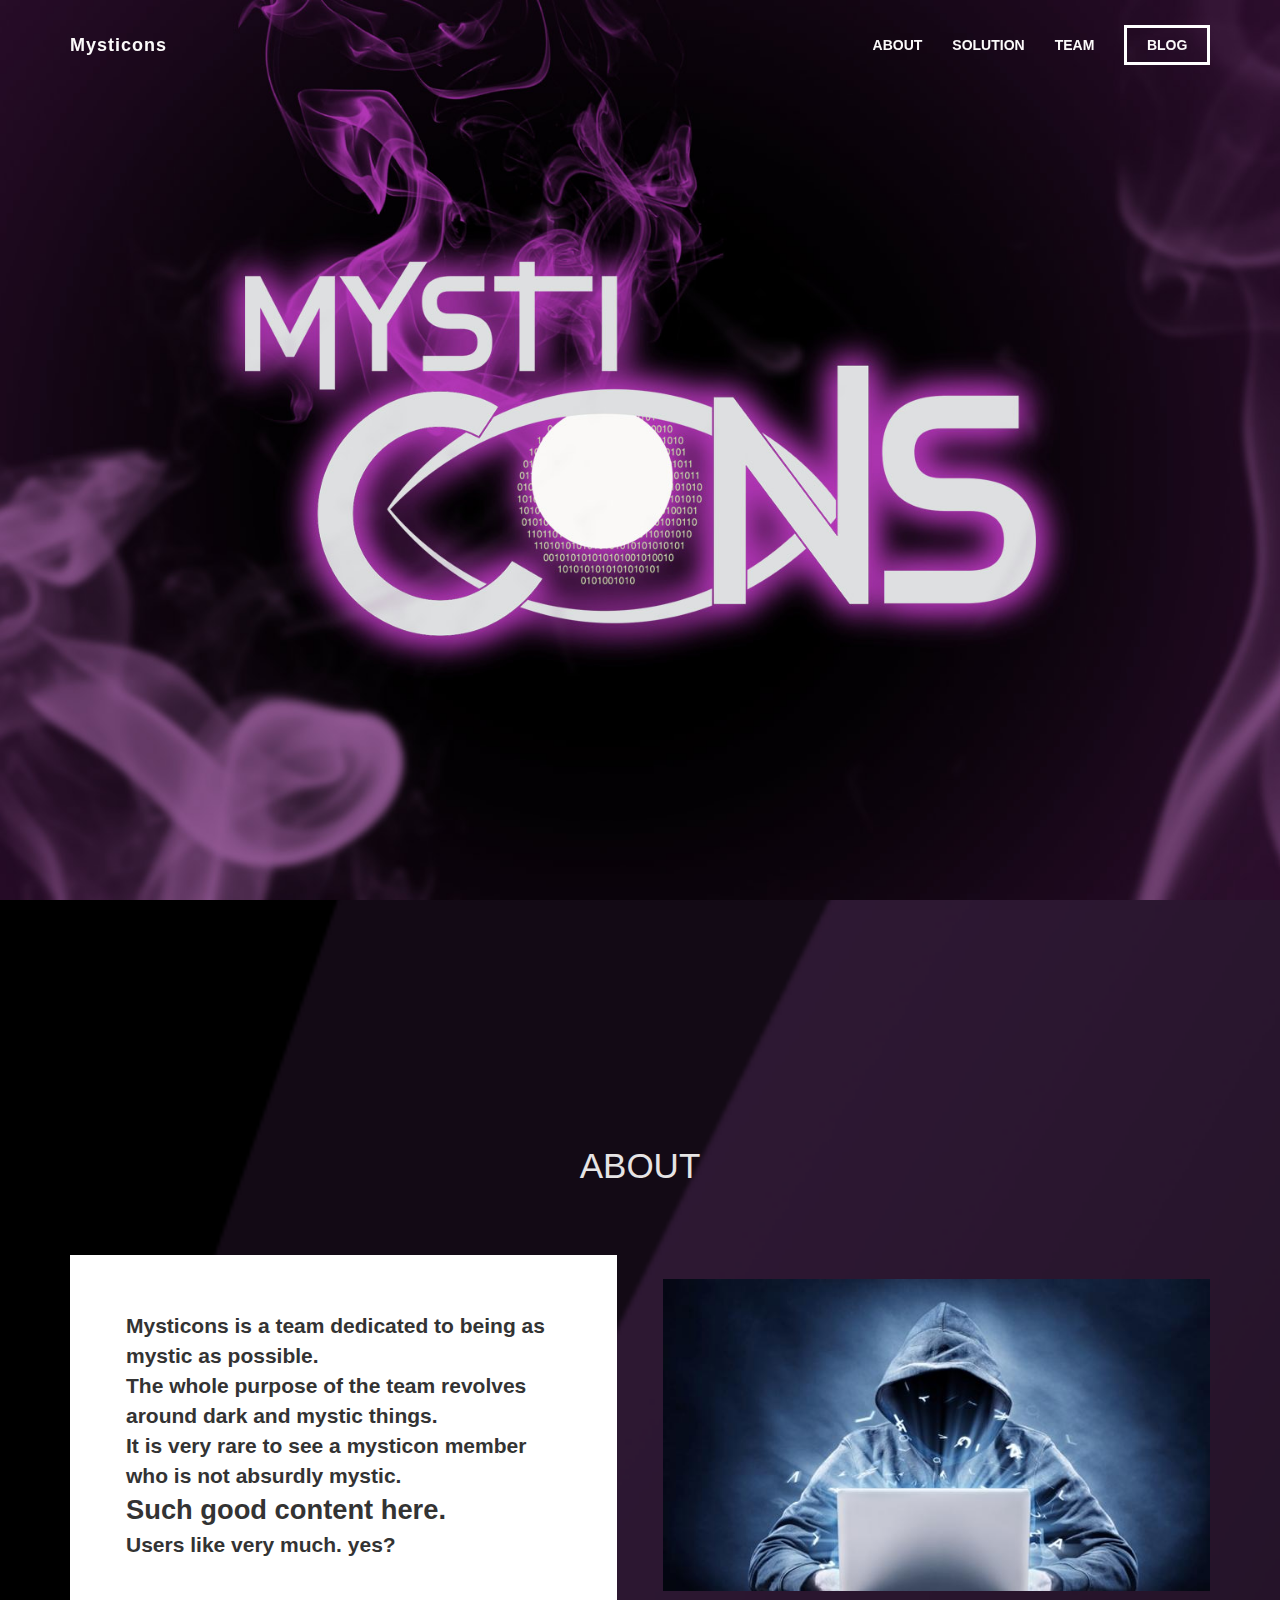
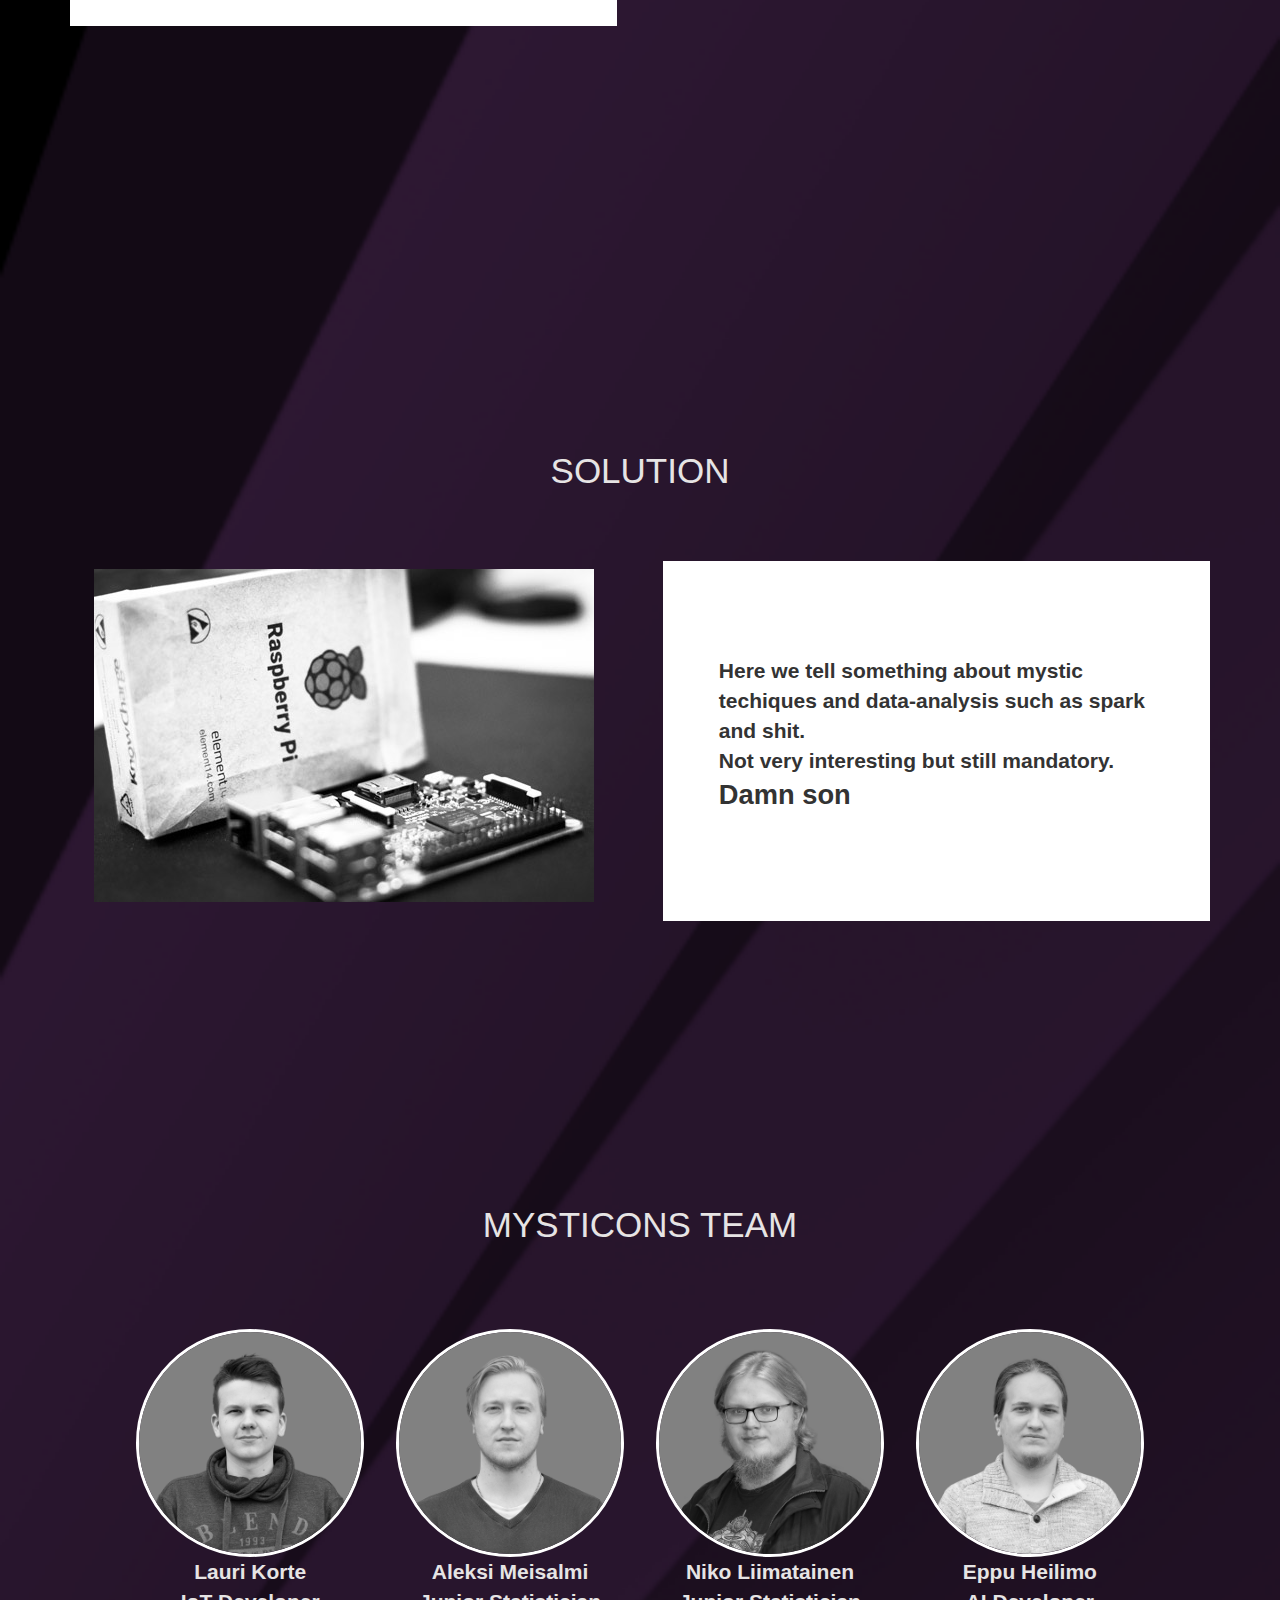
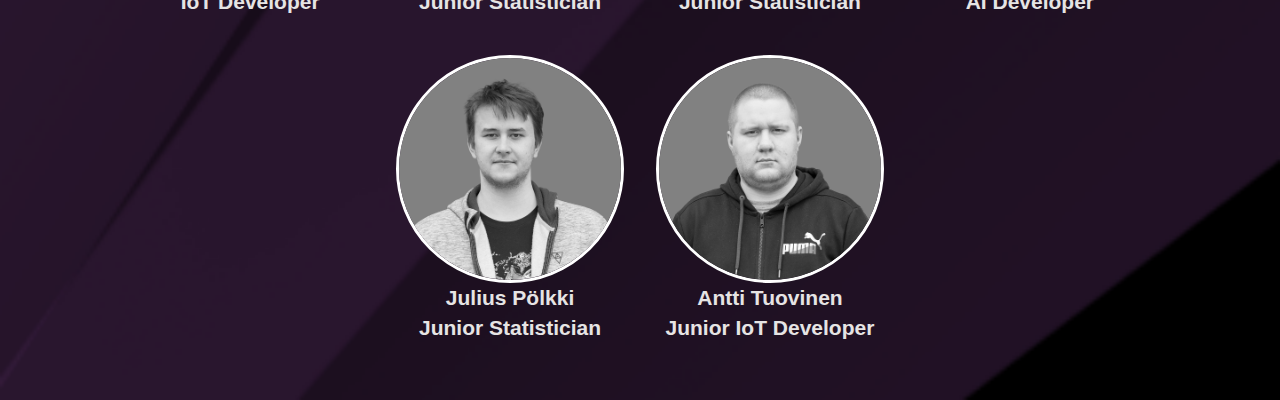
<file: index.html>
<!DOCTYPE html>
<html lang="fi">

<head>

    <meta charset="utf-8">
    <meta http-equiv="X-UA-Compatible" content="IE=edge">
    <meta name="viewport" content="width=device-width, initial-scale=1">
    <meta name="description" content="">
    <meta name="author" content="">

    <script src="js/jquery-3.2.1.min.js"></script>
    <script>
        $(function() {
          $.scrollify({
            section : ".example-classname",
          });
        });
    </script>

    <title>MYSTICONS</title>

    <!-- Fonts -->
    <link href="https://fonts.googleapis.com/css?family=Open+Sans:300,400" rel="stylesheet">
    <!-- Bootstrap -->
    <link rel="stylesheet" href="styles/bootstrap.min.css">
    <!-- Custom styling -->
    <link rel="stylesheet" href="styles/main.min.css">

    <!-- HTML5 Shim and Respond.js IE8 support of HTML5 elements and media queries -->
    <!-- WARNING: Respond.js doesn't work if you view the page via file:// -->
    <!--[if lt IE 9]>
    <script src="https://oss.maxcdn.com/libs/html5shiv/3.7.0/html5shiv.js"></script>
    <script src="https://oss.maxcdn.com/libs/respond.js/1.4.2/respond.min.js"></script>
    <![endif]-->

</head>

<body id="page-top" data-spy="scroll" data-target=".navbar-fixed-top" data-offset="50">

    <!-- Navigation -->
    <nav class="navbar navbar-default navbar-fixed-top" role="navigation">
        <div class="container">
            <div class="navbar-header page-scroll">
                <button type="button" class="navbar-toggle collapsed" data-toggle="collapse" data-target="#navbar" aria-expanded="false" aria-controls="navbar">
                        <span class="sr-only">Toggle navigation</span>
                        <span class="icon-bar"></span>
                        <span class="icon-bar"></span>
                        <span class="icon-bar"></span>
                    </button>
                <a class="navbar-brand page-scroll" href="#page-top">Mysticons</a>
            </div>

            <div id="navbar" class="collapse navbar-collapse">
                <ul class="nav navbar-nav navbar-right">
                    <li class="hidden">
                        <a href="#page-top" class="page-scroll"></a>
                    </li>
                    <li><a href="#About" class="page-scroll">ABOUT</a></li>
                    <li><a href="#Solution" class="page-scroll">SOLUTION</a></li>
                    <li><a href="#Team" class="page-scroll">TEAM</a></li>
                    <li><a href="http://wimmalab.github.io/blog" target="_blank" class="page-scroll"><span class="button-blog">BLOG</span></a></li>
                </ul>
            </div>
            <!--/.nav-collapse -->
        </div>
    </nav>


    <!-- Landing
    <section id="landing" class="landing">
        <div class="logo">
            <div class="smoke"></div>
        </div>
    </section>
    -->

    <section class="landing-new example-classname">
    </section>
    <!-- About -->
    <section id="About" class="about example-classname">
      <h1>ABOUT</h1>

      <div class="container">
        <div class="left note">
          <p>
            Mysticons is a team dedicated to being as mystic as possible. <br />
            The whole purpose of the team revolves around dark and mystic things.<br />
            It is very rare to see a mysticon member who is not absurdly mystic. <br />
            <strong>Such good content here.</strong> <br /> Users like very much. yes?
          </p>
        </div>

        <div class="right">
          <img src="img/hackerman.jpg" alt="">
        </div>
      </div>
      <!-- clear floats -->
      <div class="clear"></div>

    </section>


    <!-- SOLUTION -->
    <section id="Solution" class="solution example-classname">


      <h1>SOLUTION</h1>

      <div class="container">
        <div class="right note">
          <p>
            Here we tell something about mystic techiques and data-analysis such as spark and shit. <br />
            Not very interesting but still mandatory. <br />
            <strong>Damn son</strong>
          </p>
        </div>

        <div class="left">
          <p>
            <img src="img/raspi.jpg" alt="">
          </p>
        </div>
      </div>

      <!-- clear floats -->
      <div class="clear"></div>

    </section>


    <!-- TEAM -->


    <section id="Team" class="team example-classname">

      <h1>MYSTICONS TEAM</h1>

      <div class="container">
        <div class="team-images">
          <div class="team-member">

            <img src="img/22.jpg" alt="team-member">
            <p>
              Lauri Korte <br />
              IoT Developer
            </p>
          </div>

          <div class="team-member">
            <img src="img/23.jpg" alt="team-member">
            <p>
              Aleksi Meisalmi <br />
              Junior Statistician
            </p>
          </div>

          <div class="team-member">
            <img src="img/24.jpg" alt="team-member">
            <p>
              Niko Liimatainen <br />
              Junior Statistician
            </p>
          </div>

          <div class="team-member">
            <img src="img/25.jpg" alt="team-member">
            <p>
              Eppu Heilimo <br />
              AI Developer
            </p>
          </div>

          <div class="team-member">
            <img src="img/26.jpg" alt="team-member">
            <p>
              Julius Pölkki <br />
              Junior Statistician
            </p>
          </div>

          <div class="team-member">
            <img src="img/27.jpg" alt="team-member">
            <p>
              Antti Tuovinen <br />
              Junior IoT Developer
            </p>
          </div>
        </div>
        </div>

    </section>

    <!-- SCRIPTS -->

    <script src="js/bootstrap.min.js"></script>
    <script src="js/jquery.easing.min.js"></script>
    <script src="js/scripts.js"></script>
    <script src="js/scroll.min.js"></script>




</body>

</html>
</file>
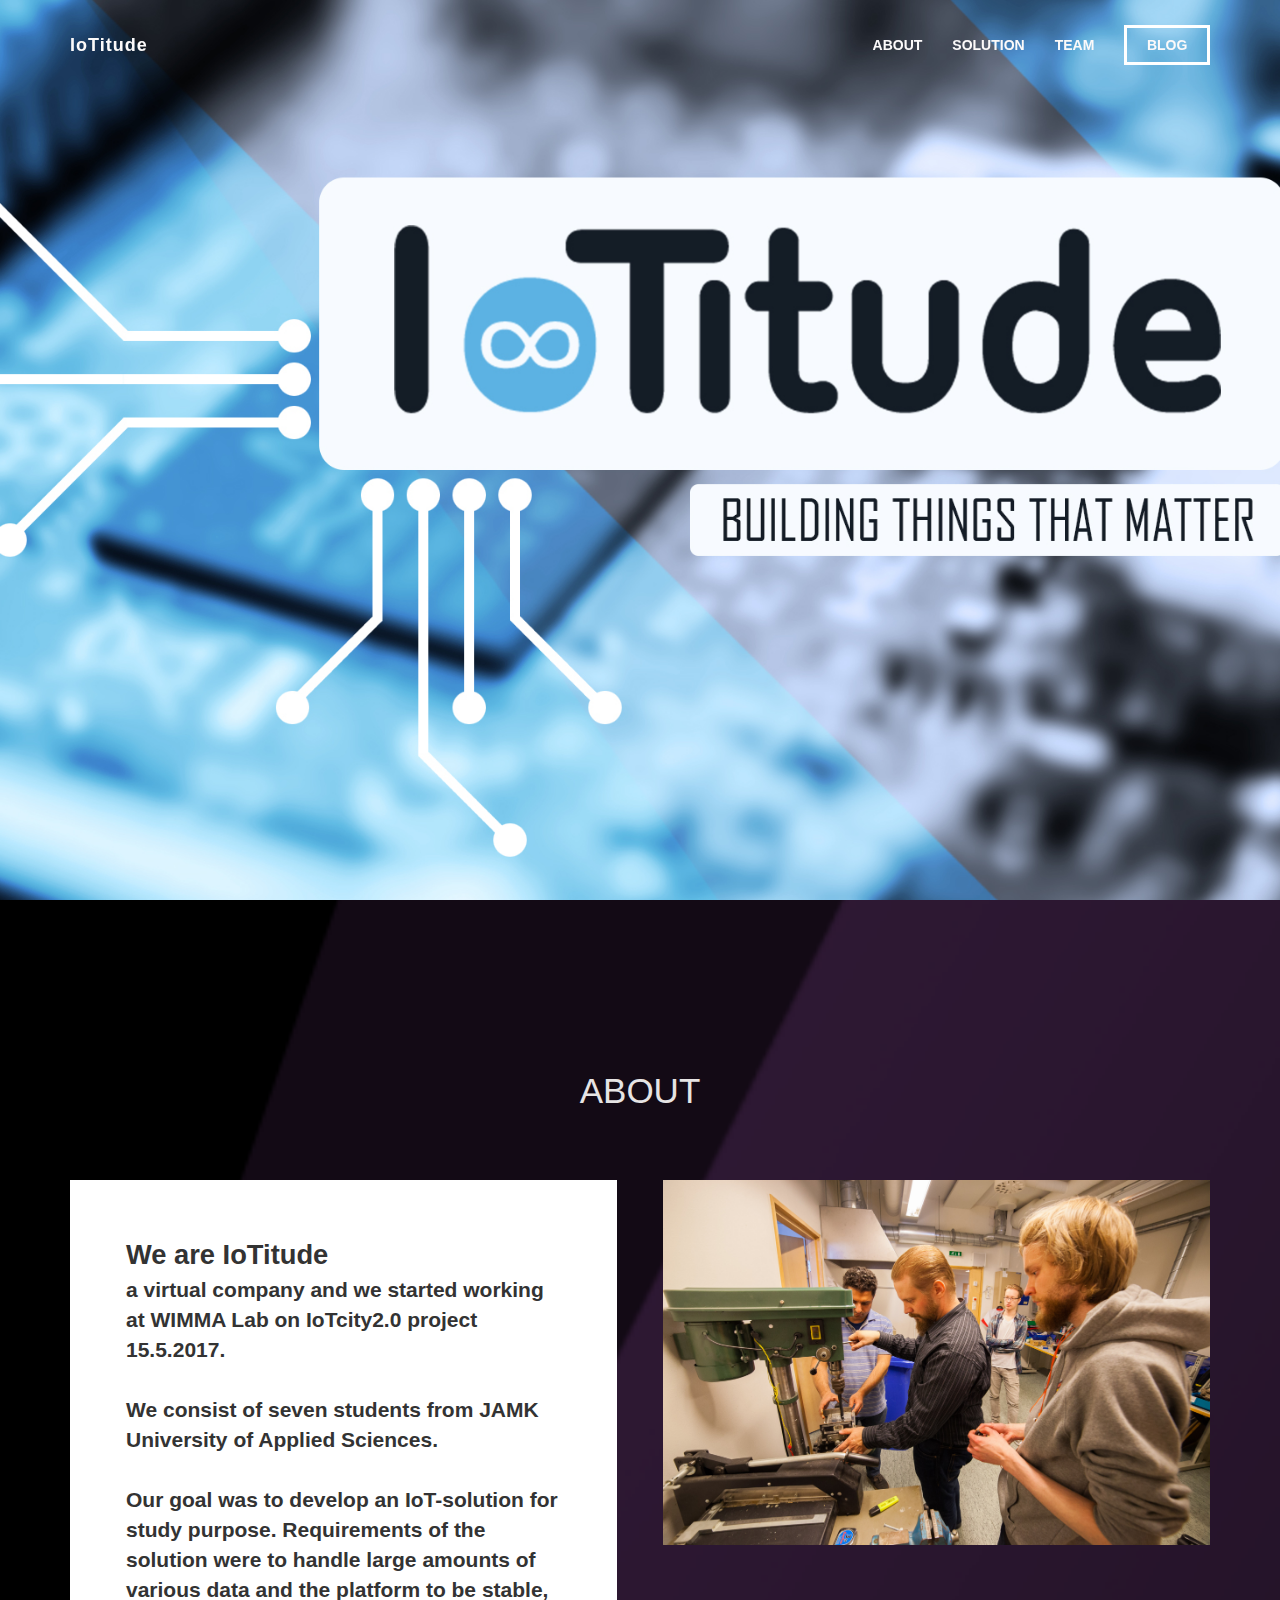
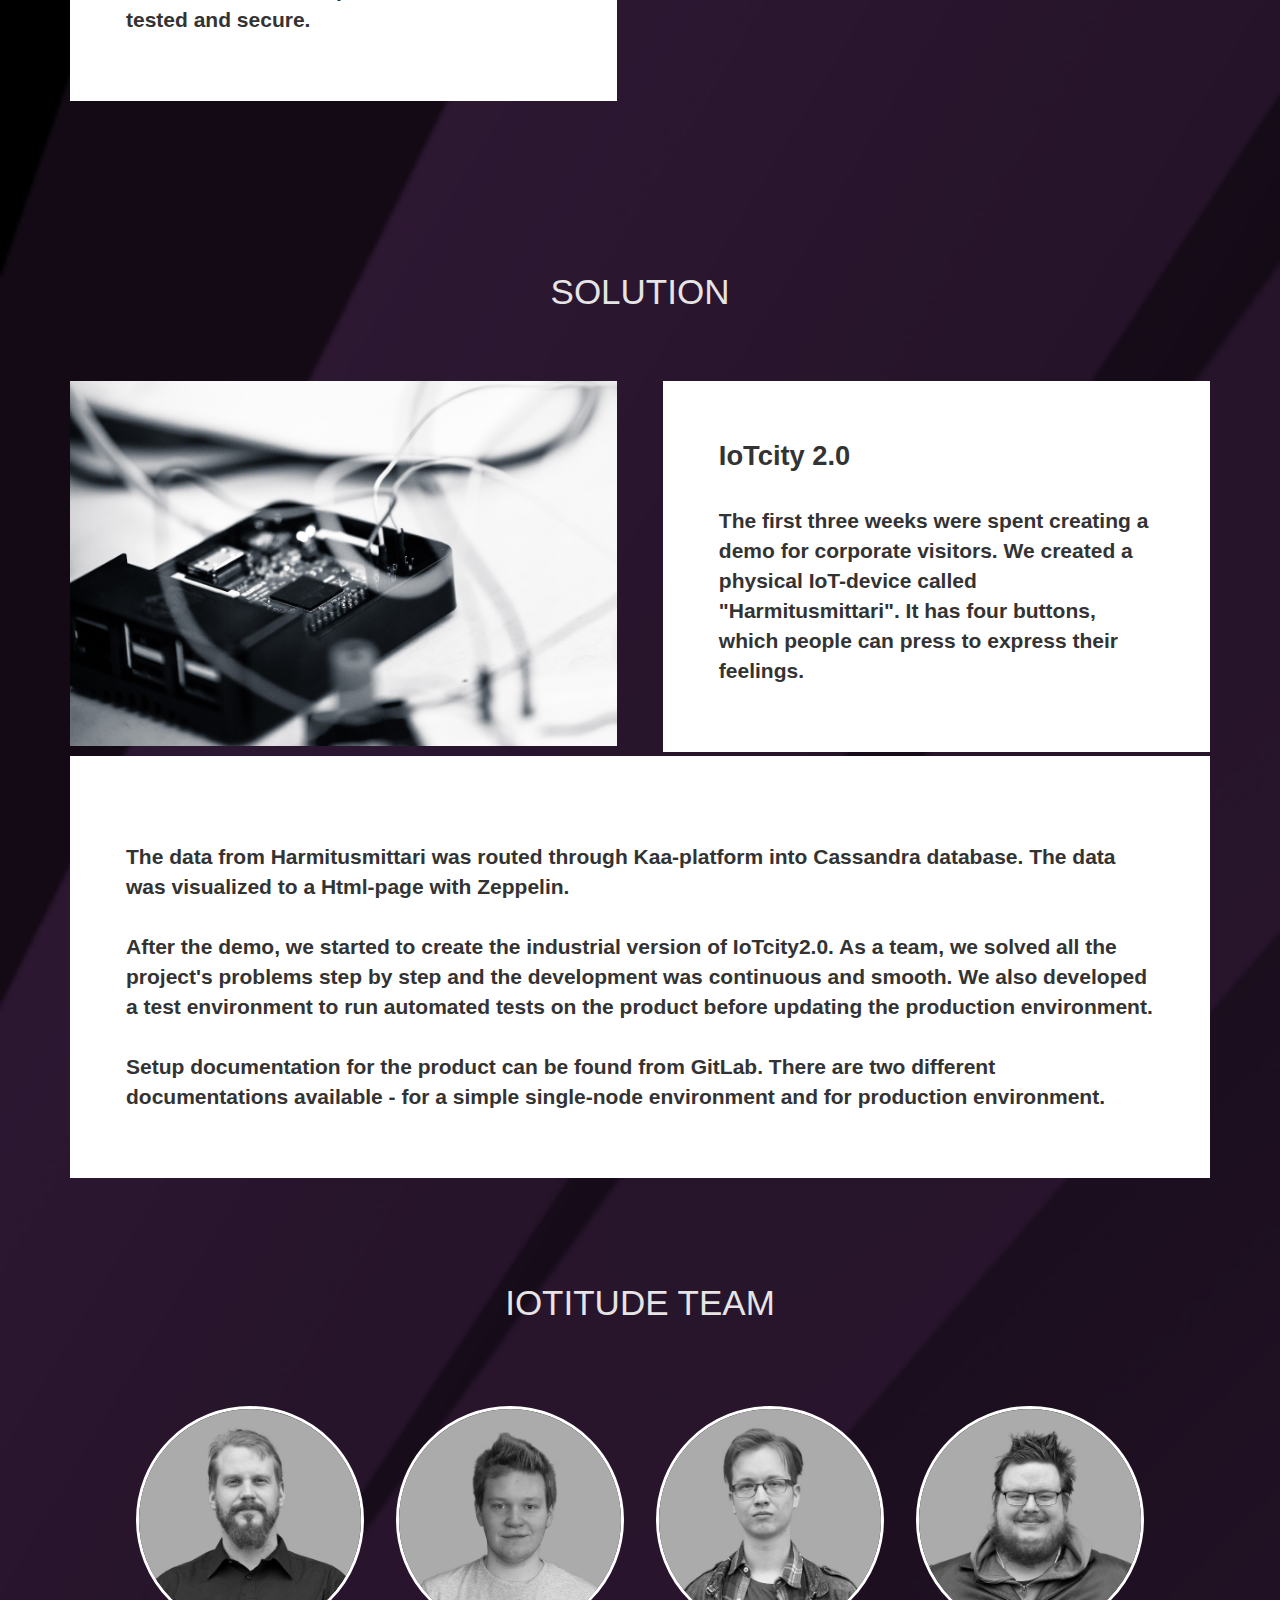
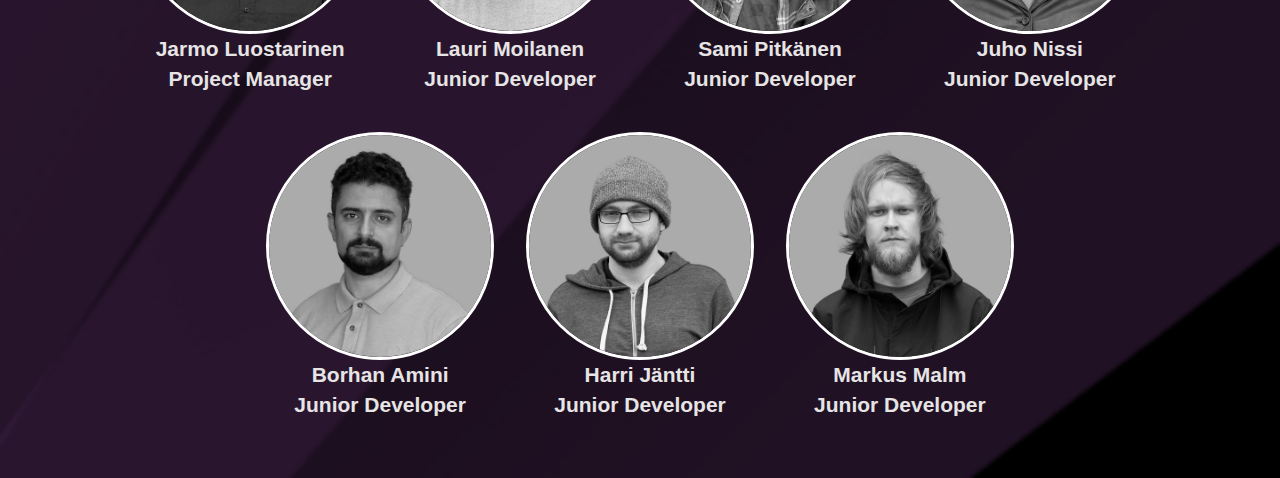
<file: IoTitude/index.html>
<!DOCTYPE html>
<html lang="fi">

<head>

    <meta charset="utf-8">
    <meta http-equiv="X-UA-Compatible" content="IE=edge">
    <meta name="viewport" content="width=device-width, initial-scale=1">
    <meta name="description" content="">
    <meta name="author" content="">
    <link rel="shortcut icon" type="image/png" href="img/fav.png"/>

    <script src="js/jquery-3.2.1.min.js"></script>
    <script>
        $(function() {
          $.scrollify({
            section : ".example-classname",
          });
        });
    </script>

    <title>IoTitude</title>

    <!-- Fonts -->
    <link href="https://fonts.googleapis.com/css?family=Open+Sans:300,400" rel="stylesheet">
    <!-- Bootstrap -->
    <link rel="stylesheet" href="styles/bootstrap.min.css">
    <!-- Custom styling -->
    <link rel="stylesheet" href="styles/main.min.css">

    <!-- HTML5 Shim and Respond.js IE8 support of HTML5 elements and media queries -->
    <!-- WARNING: Respond.js doesn't work if you view the page via file:// -->
    <!--[if lt IE 9]>
    <script src="https://oss.maxcdn.com/libs/html5shiv/3.7.0/html5shiv.js"></script>
    <script src="https://oss.maxcdn.com/libs/respond.js/1.4.2/respond.min.js"></script>
    <![endif]-->

</head>

<body id="page-top" data-spy="scroll" data-target=".navbar-fixed-top" data-offset="50">

    <!-- Navigation -->
    <nav class="navbar navbar-default navbar-fixed-top" role="navigation">
        <div class="container">
            <div class="navbar-header page-scroll">
                <button type="button" class="navbar-toggle collapsed" data-toggle="collapse" data-target="#navbar" aria-expanded="false" aria-controls="navbar">
                        <span class="sr-only">Toggle navigation</span>
                        <span class="icon-bar"></span>
                        <span class="icon-bar"></span>
                        <span class="icon-bar"></span>
                    </button>
                <a class="navbar-brand page-scroll" href="#page-top">IoTitude</a>
            </div>

            <div id="navbar" class="collapse navbar-collapse">
                <ul class="nav navbar-nav navbar-right">
                    <li class="hidden">
                        <a href="#page-top" class="page-scroll"></a>
                    </li>
                    <li><a href="#About" class="page-scroll">ABOUT</a></li>
                    <li><a href="#Solution" class="page-scroll">SOLUTION</a></li>
                    <li><a href="#Team" class="page-scroll">TEAM</a></li>
                    <li><a href="http://wimmalab.github.io/blog" target="_blank" class="page-scroll"><span class="button-blog">BLOG</span></a></li>
                </ul>
            </div>
            <!--/.nav-collapse -->
        </div>
    </nav>


    <!-- Landing
    <section id="landing" class="landing">
        <div class="logo">
            <div class="smoke"></div>
        </div>
    </section>
    -->

    <section class="landing-new example-classname">
    </section>
    <!-- About -->
    <section id="About" class="about example-classname">
      <h1>ABOUT</h1>

      <div class="container">
        <div class="left note">
          <p>
          <strong>We are IoTitude</strong> <br/> a virtual company and we started
          working at WIMMA Lab on IoTcity2.0 project 15.5.2017. <br/><br/>
          We consist of seven students from JAMK University of Applied Sciences. <br/><br/>
        Our goal was to develop an IoT-solution for study purpose.
        Requirements of the solution were to handle large amounts of various
        data and the platform to be stable, tested and secure.  <br/>
          </p>
        </div>

        <div class="right">
          <img src="img/iotidudes.jpg" alt="">
        </div>
      </div>
      <!-- clear floats -->
      <div class="clear"></div>

    </section>


    <!-- SOLUTION -->
    <section id="Solution" class="solution example-classname">


      <h1>SOLUTION</h1>

      <div class="container">
        <div class="right note">
          <p>
            <strong>IoTcity 2.0</strong><br/><br/>
            The first three weeks were spent creating a demo for corporate visitors.
            We created a physical IoT-device called "Harmitusmittari".
            It has four buttons, which people can press to express their feelings.

          </p>
        </div>

        <div class="left">
          <p>
            <img src="img/harmi.jpg" alt="">
          </p>
        </div>

        <div class="center note">
          <p>
          </br>
          The data from Harmitusmittari was routed through Kaa-platform into Cassandra
          database. The data was visualized to a Html-page with Zeppelin.</br></br>
          After the demo, we started to create the industrial version of IoTcity2.0.
          As a team, we solved all the project's problems step by step and the development
          was continuous and smooth. We also developed a test environment to run
          automated tests on the product before updating the production environment.</br></br>
          Setup documentation for the product can be found from GitLab.
          There are two different documentations available - for a simple single-node
          environment and for production environment.
        </p>
        </div>
      </div>

      <!-- clear floats -->
      <div class="clear"></div>

    </section>


    <!-- TEAM -->


    <section id="Team" class="team example-classname">

      <h1>IOTITUDE TEAM</h1>

      <div class="container">
        <div class="team-images">
          <div class="team-member">

            <img src="img/22.jpg" alt="team-member">
            <p>
              Jarmo Luostarinen <br />
              Project Manager
            </p>
          </div>

          <div class="team-member">
            <img src="img/23.jpg" alt="team-member">
            <p>
              Lauri Moilanen <br />
              Junior Developer
            </p>
          </div>

          <div class="team-member">
            <img src="img/24.jpg" alt="team-member">
            <p>
              Sami Pitkänen <br />
              Junior Developer
            </p>
          </div>

          <div class="team-member">
            <img src="img/25.jpg" alt="team-member">
            <p>
              Juho Nissi <br />
              Junior Developer
            </p>
          </div>

          <div class="team-member">
            <img src="img/26.jpg" alt="team-member">
            <p>
              Borhan Amini <br />
              Junior Developer
            </p>
          </div>

          <div class="team-member">
            <img src="img/27.jpg" alt="team-member">
            <p>
              Harri Jäntti <br />
              Junior Developer
            </p>
          </div>

          <div class="team-member">
            <img src="img/28.jpg" alt="team-member">
            <p>
              Markus Malm <br />
              Junior Developer
            </p>
          </div>
        </div>
        </div>

    </section>

    <!-- SCRIPTS -->

    <script src="js/bootstrap.min.js"></script>
    <script src="js/jquery.easing.min.js"></script>
    <script src="js/scripts.js"></script>
    <script src="js/scroll.min.js"></script>




</body>

</html>
</file>
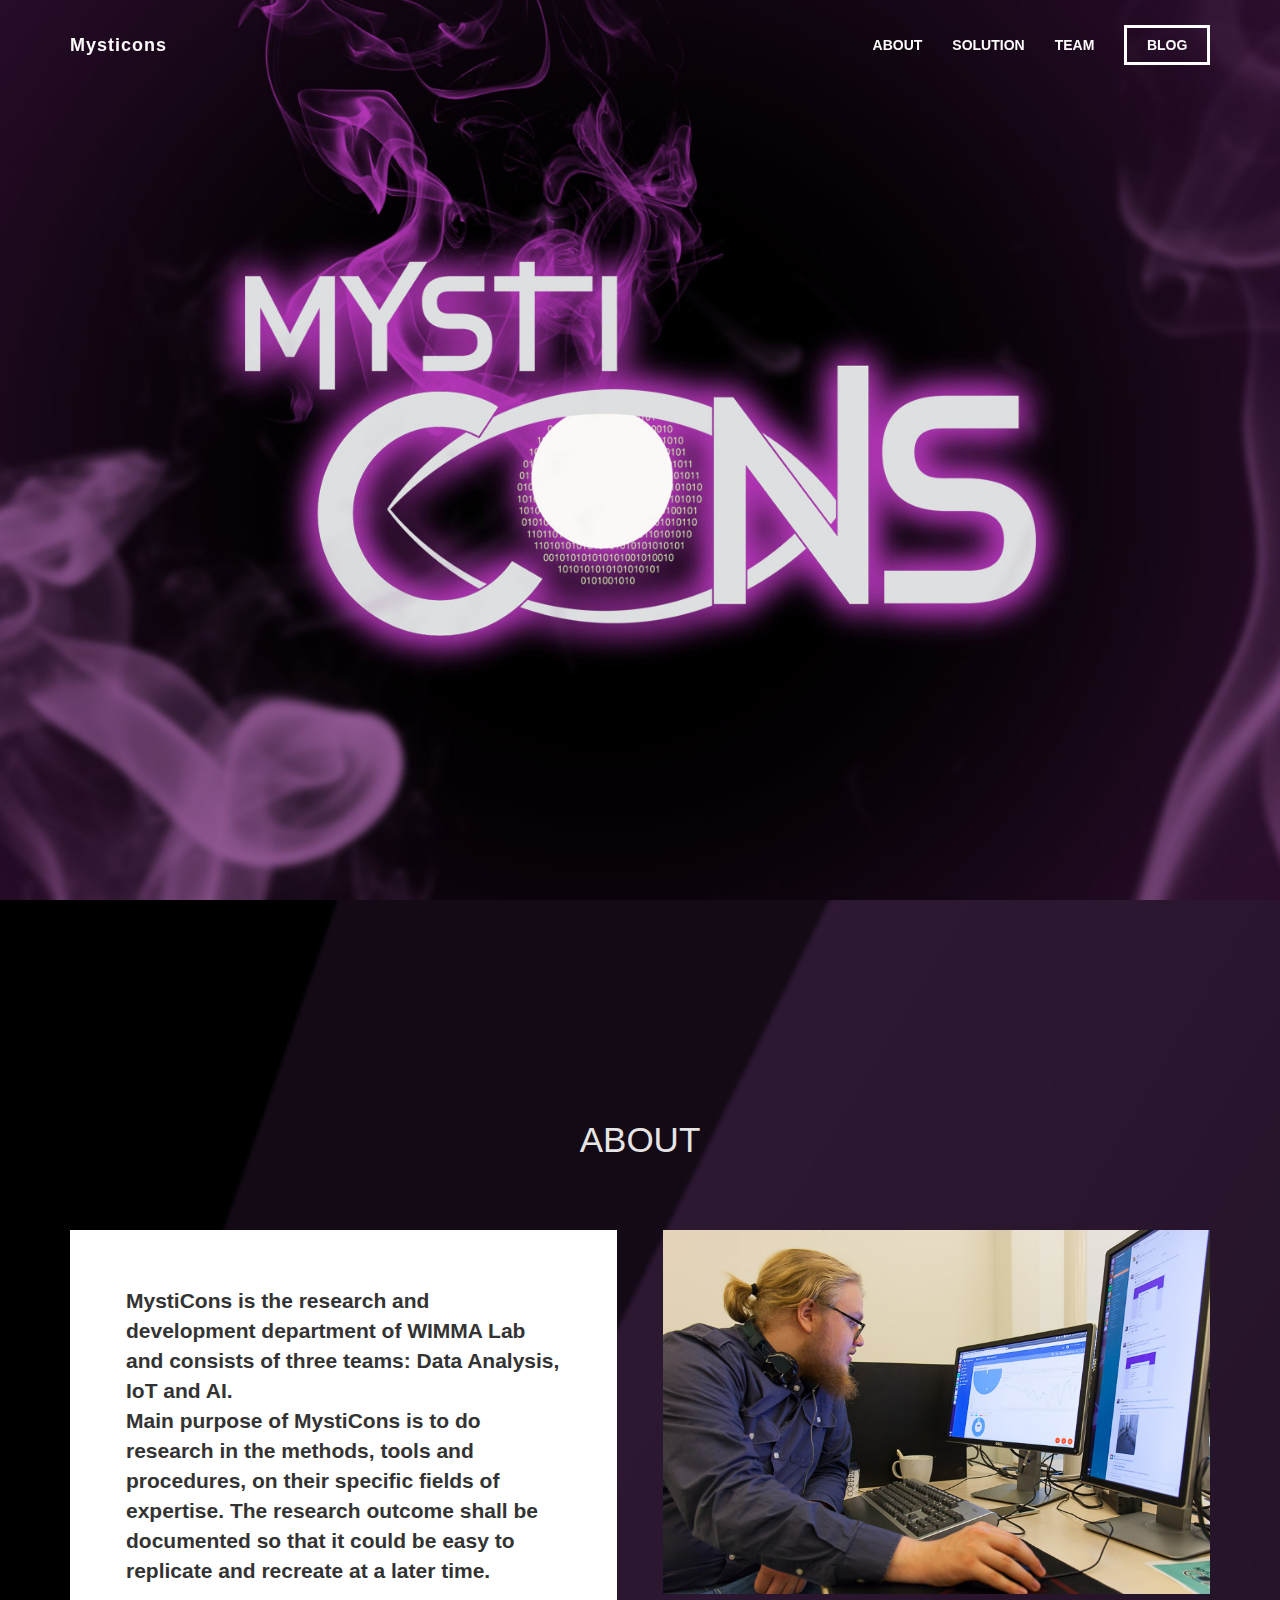
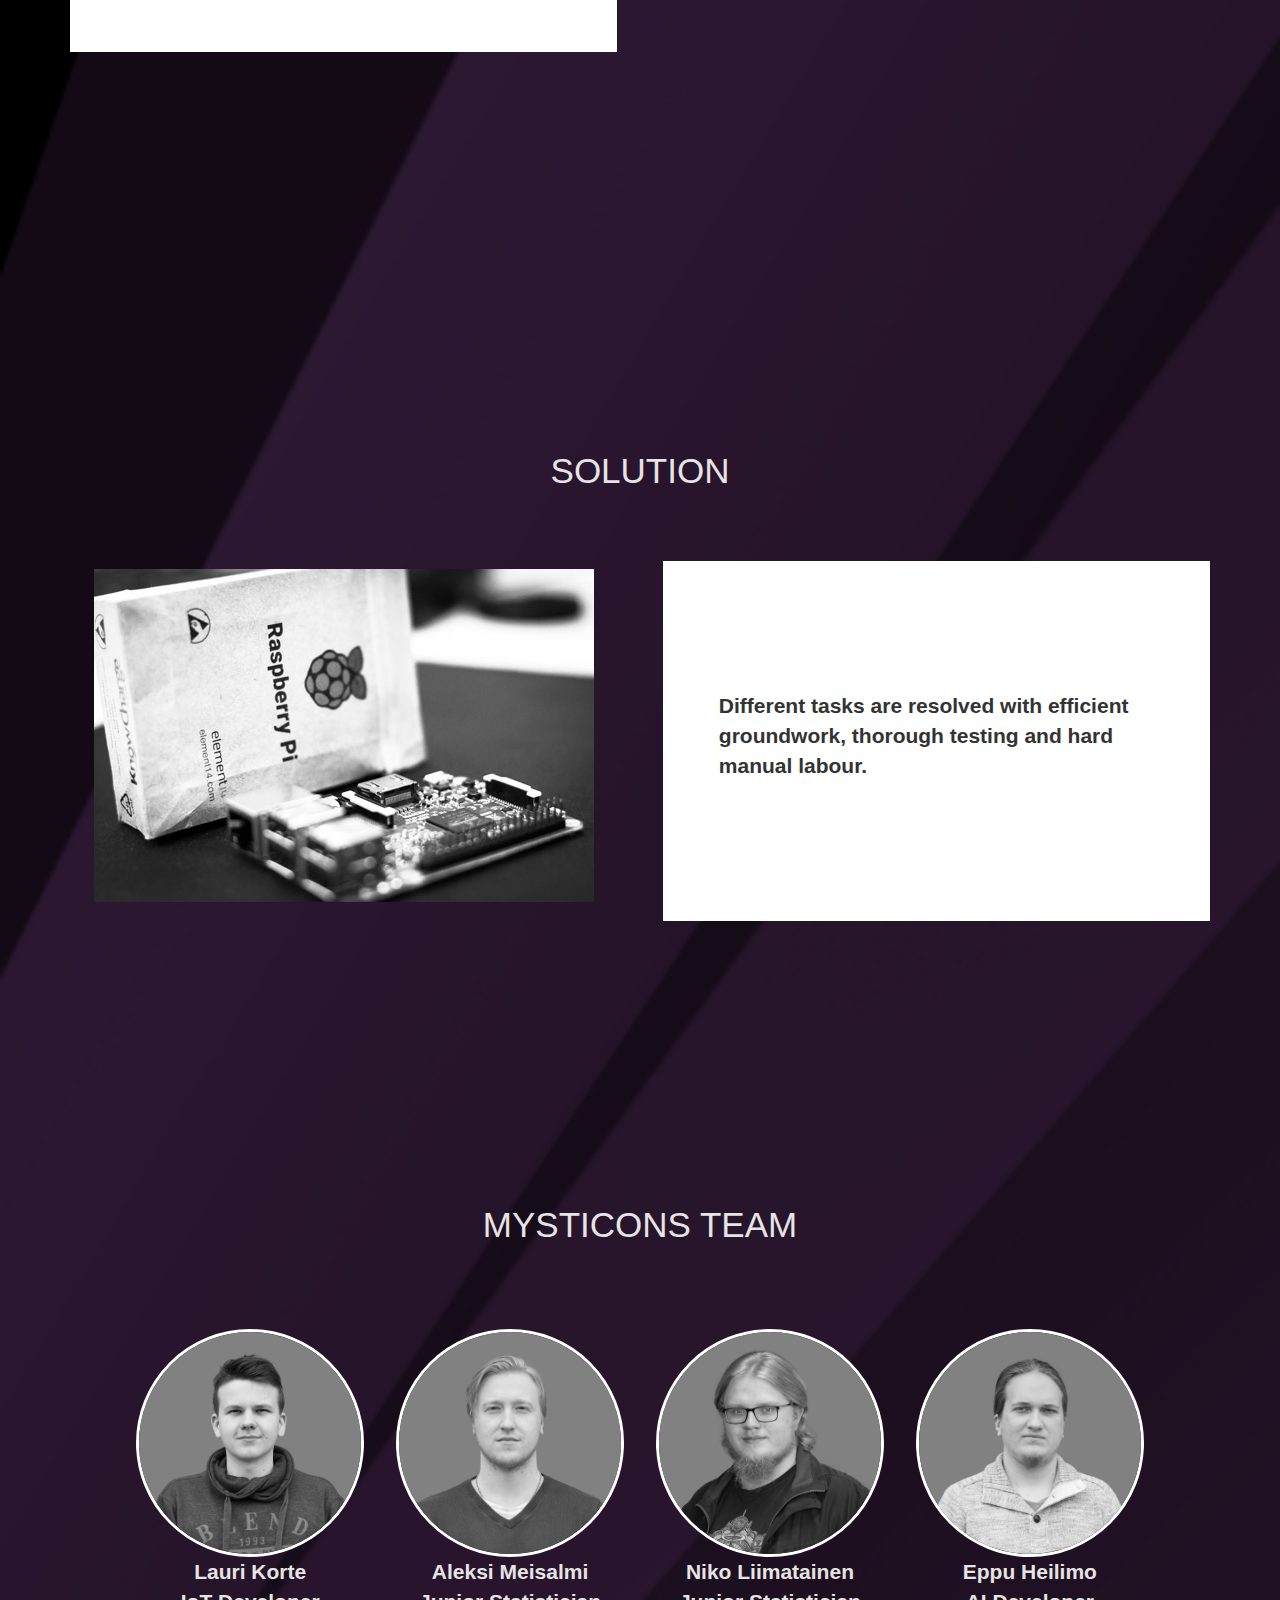
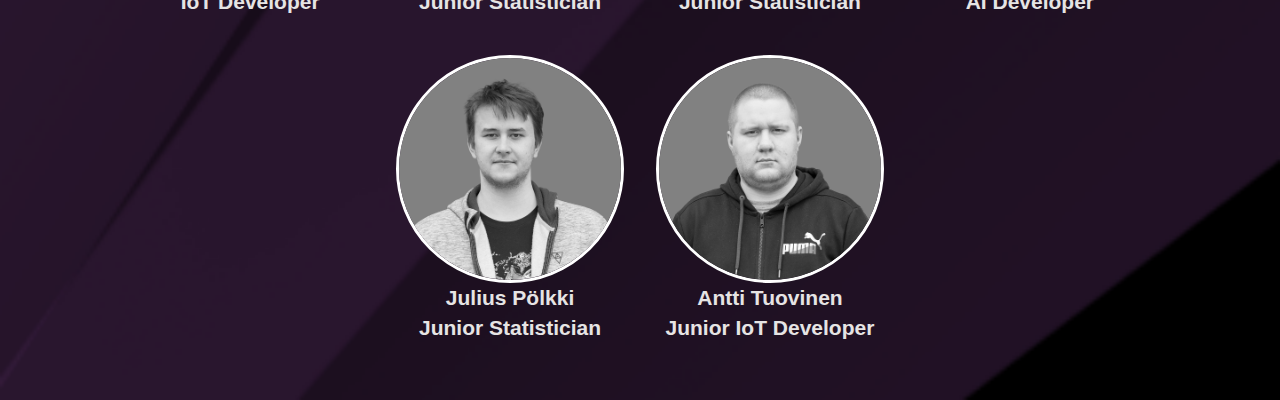
<file: mysticons/index.html>
<!DOCTYPE html>
<html lang="fi">

<head>

    <meta charset="utf-8">
    <meta http-equiv="X-UA-Compatible" content="IE=edge">
    <meta name="viewport" content="width=device-width, initial-scale=1">
    <meta name="description" content="">
    <meta name="author" content="">
    <link rel="shortcut icon" type="image/png" href="img/fav.png"/>

    <script src="js/jquery-3.2.1.min.js"></script>
    <script>
        $(function() {
          $.scrollify({
            section : ".example-classname",
          });
        });
    </script>

    <title>MystiCons</title>

    <!-- Fonts -->
    <link href="https://fonts.googleapis.com/css?family=Open+Sans:300,400" rel="stylesheet">
    <!-- Bootstrap -->
    <link rel="stylesheet" href="styles/bootstrap.min.css">
    <!-- Custom styling -->
    <link rel="stylesheet" href="styles/main.min.css">

    <!-- HTML5 Shim and Respond.js IE8 support of HTML5 elements and media queries -->
    <!-- WARNING: Respond.js doesn't work if you view the page via file:// -->
    <!--[if lt IE 9]>
    <script src="https://oss.maxcdn.com/libs/html5shiv/3.7.0/html5shiv.js"></script>
    <script src="https://oss.maxcdn.com/libs/respond.js/1.4.2/respond.min.js"></script>
    <![endif]-->

</head>

<body id="page-top" data-spy="scroll" data-target=".navbar-fixed-top" data-offset="50">

    <!-- Navigation -->
    <nav class="navbar navbar-default navbar-fixed-top" role="navigation">
        <div class="container">
            <div class="navbar-header page-scroll">
                <button type="button" class="navbar-toggle collapsed" data-toggle="collapse" data-target="#navbar" aria-expanded="false" aria-controls="navbar">
                        <span class="sr-only">Toggle navigation</span>
                        <span class="icon-bar"></span>
                        <span class="icon-bar"></span>
                        <span class="icon-bar"></span>
                    </button>
                <a class="navbar-brand page-scroll" href="#page-top">Mysticons</a>
            </div>

            <div id="navbar" class="collapse navbar-collapse">
                <ul class="nav navbar-nav navbar-right">
                    <li class="hidden">
                        <a href="#page-top" class="page-scroll"></a>
                    </li>
                    <li><a href="#About" class="page-scroll">ABOUT</a></li>
                    <li><a href="#Solution" class="page-scroll">SOLUTION</a></li>
                    <li><a href="#Team" class="page-scroll">TEAM</a></li>
                    <li><a href="http://wimmalab.github.io/blog" target="_blank" class="page-scroll"><span class="button-blog">BLOG</span></a></li>
                </ul>
            </div>
            <!--/.nav-collapse -->
        </div>
    </nav>


    <!-- Landing
    <section id="landing" class="landing">
        <div class="logo">
            <div class="smoke"></div>
        </div>
    </section>
    -->

    <section class="landing-new example-classname">
    </section>
    <!-- About -->
    <section id="About" class="about example-classname">
      <h1>ABOUT</h1>

      <div class="container">
        <div class="left note">
          <p>
            MystiCons is the research and development department of WIMMA Lab and consists of three teams: Data Analysis, IoT and AI. <br />
            Main purpose of MystiCons is to do research in the methods, tools and procedures, on their specific fields of expertise. The research outcome shall be documented so that it could be easy to replicate and recreate at a later time.
          </p>
        </div>

        <div class="right">
          <img src="img/hackerman.jpg" alt="">
        </div>
      </div>
      <!-- clear floats -->
      <div class="clear"></div>

    </section>


    <!-- SOLUTION -->
    <section id="Solution" class="solution example-classname">

      <h1>SOLUTION</h1>

      <div class="container">
        <div class="right note">
          <p>
            Different tasks are resolved with efficient groundwork, thorough testing and hard manual labour.
          </p>
        </div>

        <div class="left">
          <p>
            <img src="img/raspi.jpg" alt="">
          </p>
        </div>
      </div>

      <!-- clear floats -->
      <div class="clear"></div>

    </section>


    <!-- TEAM -->


    <section id="Team" class="team example-classname">

      <h1>MYSTICONS TEAM</h1>

      <div class="container">
        <div class="team-images">
          <div class="team-member">

            <img src="img/22.jpg" alt="team-member">
            <p>
              Lauri Korte <br />
              IoT Developer
            </p>
          </div>

          <div class="team-member">
            <img src="img/23.jpg" alt="team-member">
            <p>
              Aleksi Meisalmi <br />
              Junior Statistician
            </p>
          </div>

          <div class="team-member">
            <img src="img/24.jpg" alt="team-member">
            <p>
              Niko Liimatainen <br />
              Junior Statistician
            </p>
          </div>

          <div class="team-member">
            <img src="img/25.jpg" alt="team-member">
            <p>
              Eppu Heilimo <br />
              AI Developer
            </p>
          </div>

          <div class="team-member">
            <img src="img/26.jpg" alt="team-member">
            <p>
              Julius Pölkki <br />
              Junior Statistician
            </p>
          </div>

          <div class="team-member">
            <img src="img/27.jpg" alt="team-member">
            <p>
              Antti Tuovinen <br />
              Junior IoT Developer
            </p>
          </div>
        </div>
        </div>

    </section>

    <!-- SCRIPTS -->

    <script src="js/bootstrap.min.js"></script>
    <script src="js/jquery.easing.min.js"></script>
    <script src="js/scripts.js"></script>
    <script src="js/scroll.min.js"></script>




</body>

</html>
</file>
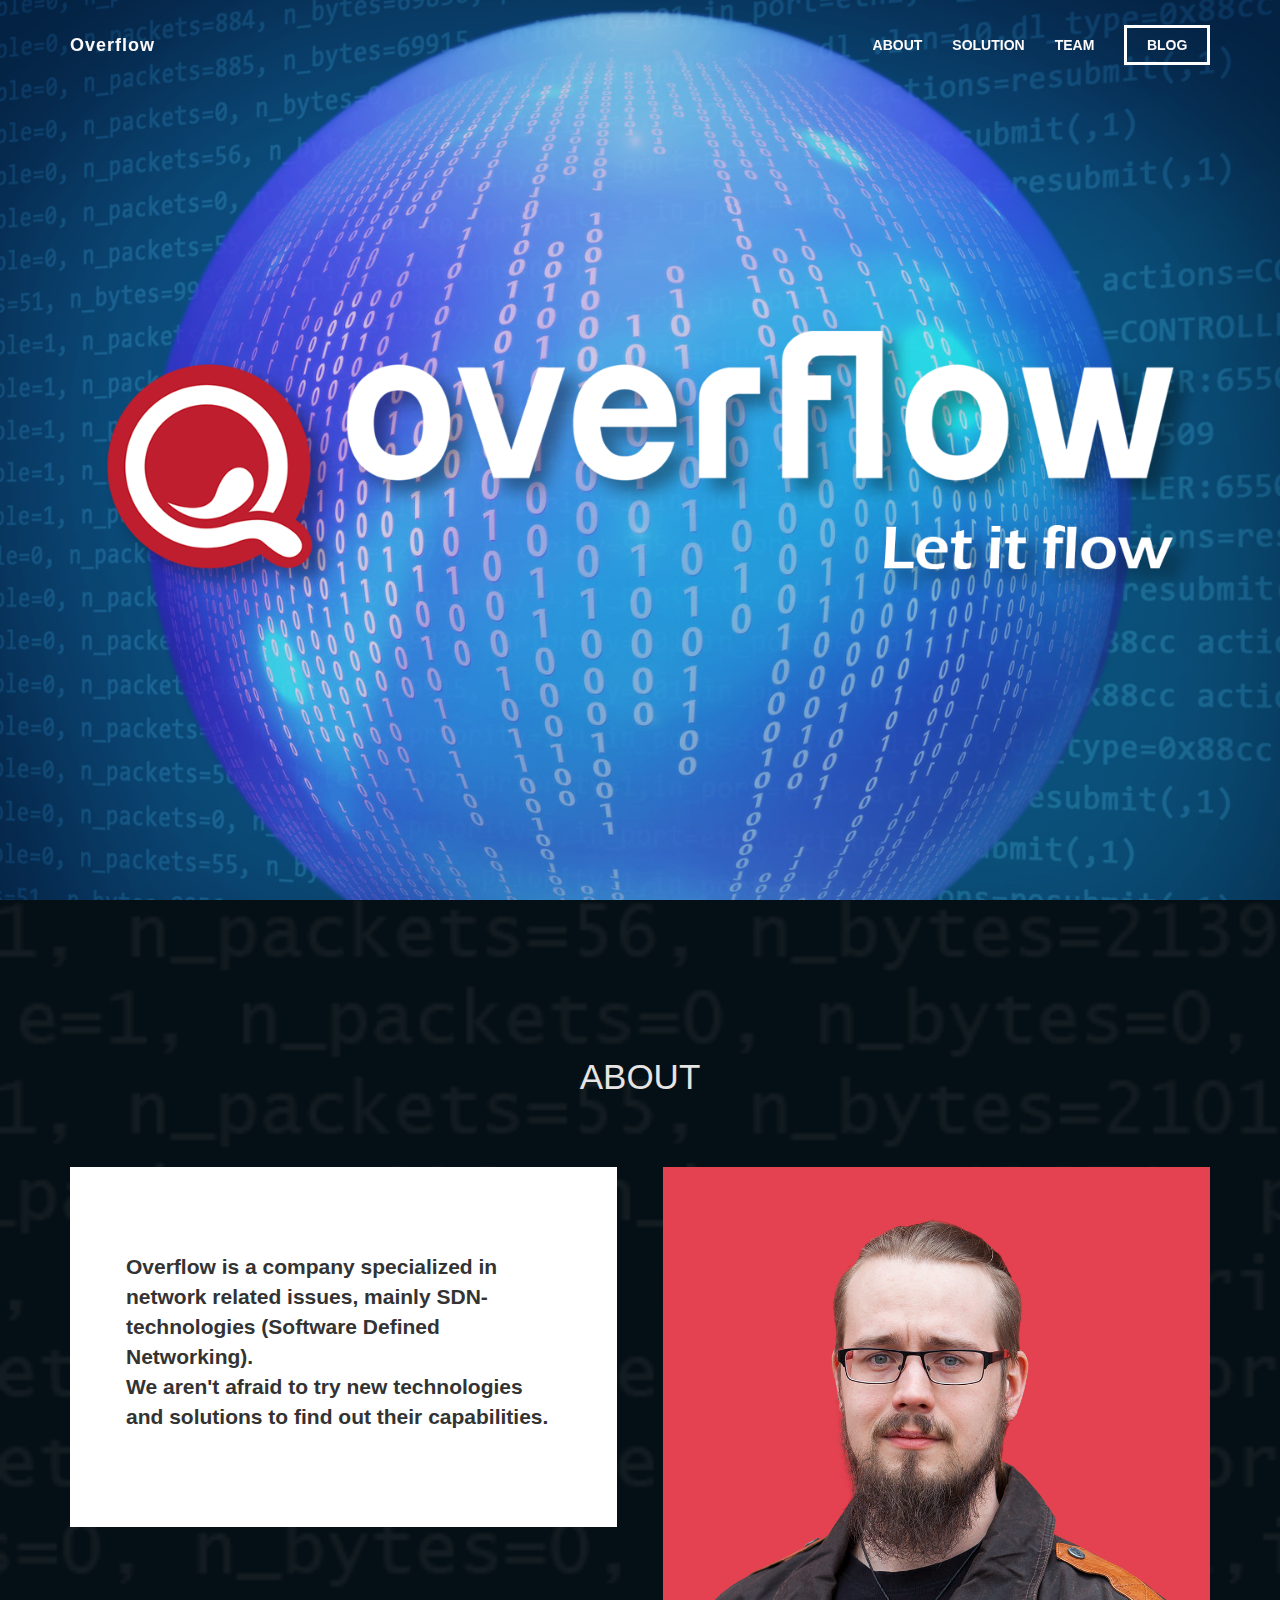
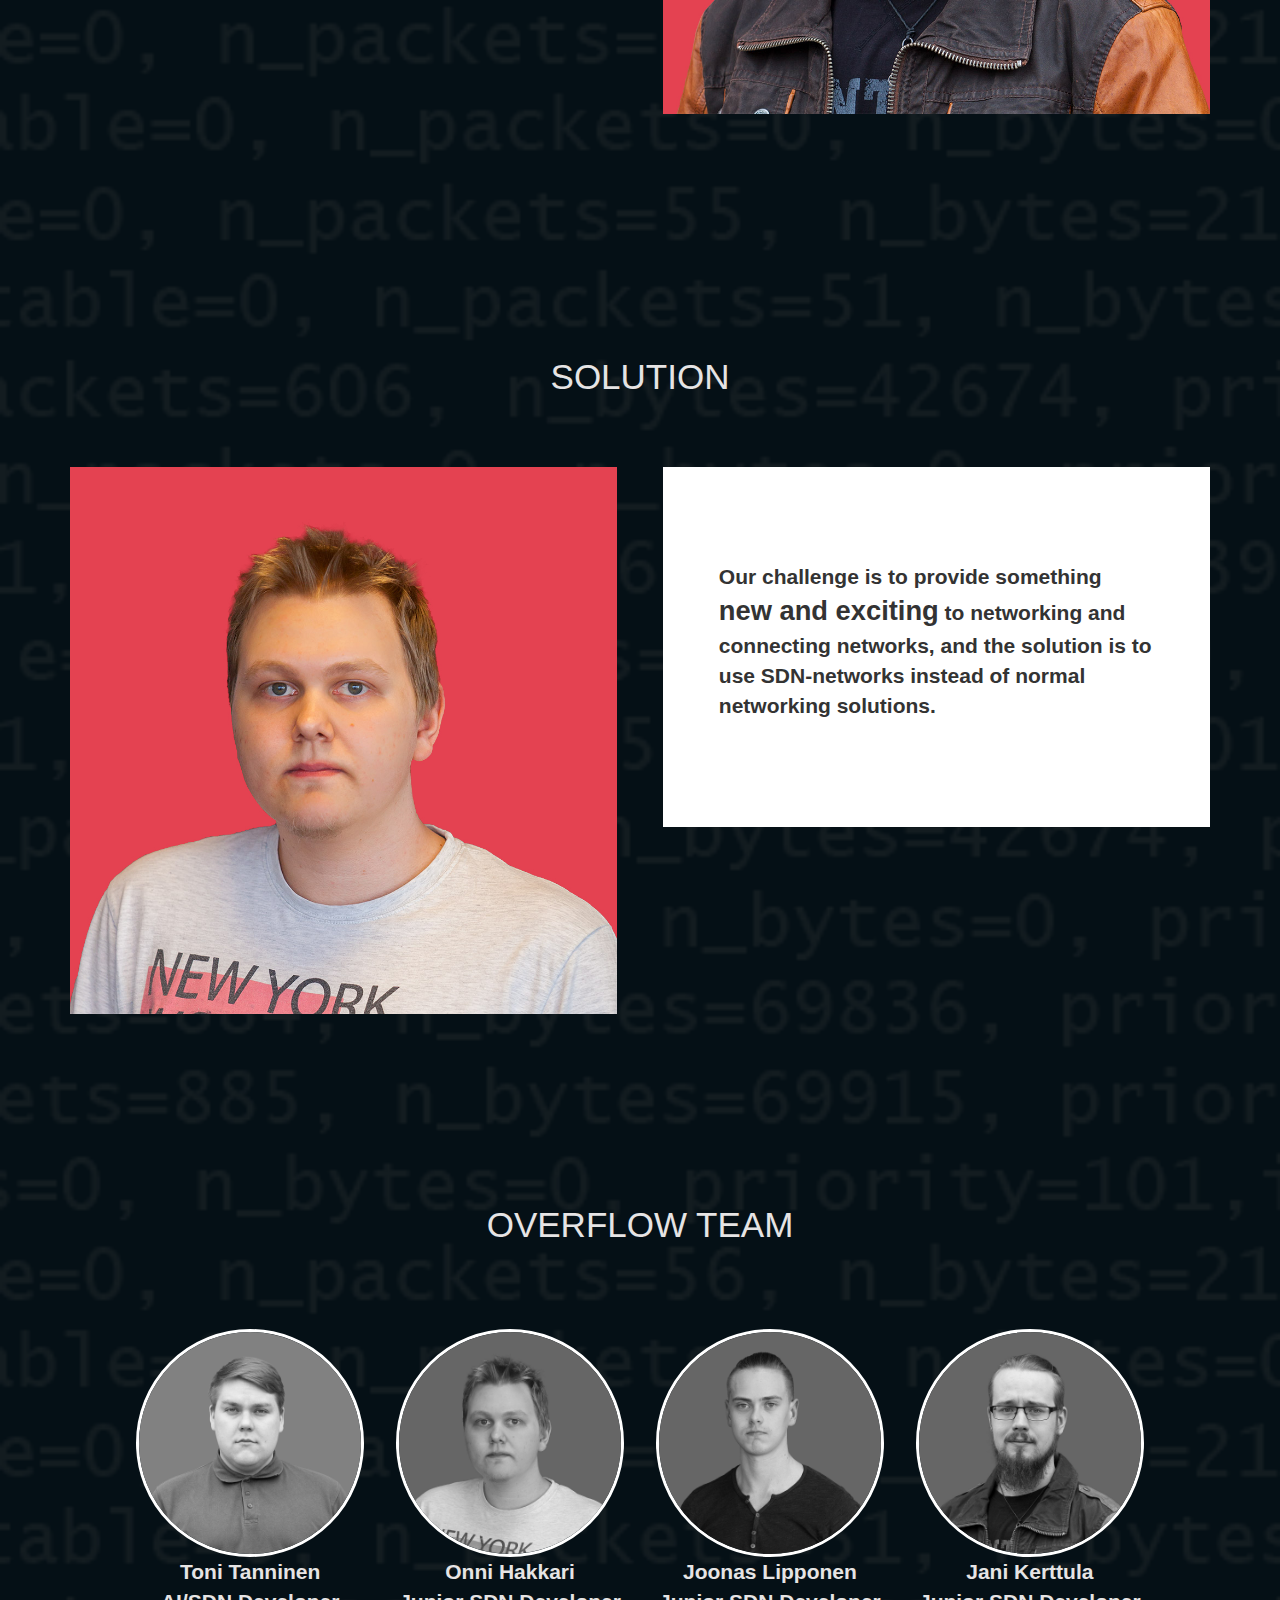
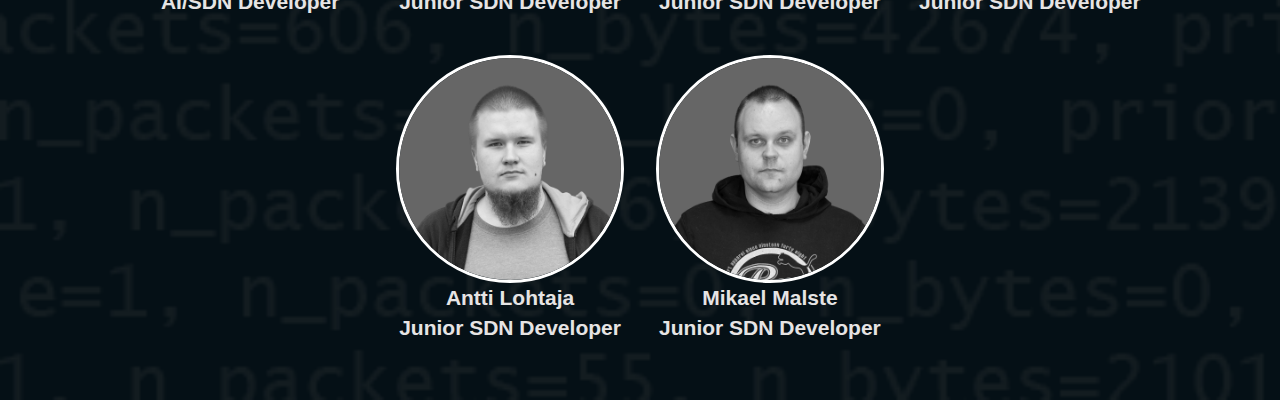
<file: overflow/index.html>
<!DOCTYPE html>
<html lang="fi">

<head>

    <meta charset="utf-8">
    <meta http-equiv="X-UA-Compatible" content="IE=edge">
    <meta name="viewport" content="width=device-width, initial-scale=1">
    <meta name="description" content="">
    <meta name="author" content="">
    <link rel="shortcut icon" type="image/png" href="img/fav.png"/>

    <script src="js/jquery-3.2.1.min.js"></script>
    <script>
        $(function() {
          $.scrollify({
            section : ".example-classname",
          });
        });
    </script>

    <title>Overflow</title>

    <!-- Fonts -->
    <link href="https://fonts.googleapis.com/css?family=Open+Sans:300,400" rel="stylesheet">
    <!-- Bootstrap -->
    <link rel="stylesheet" href="styles/bootstrap.min.css">
    <!-- Custom styling -->
    <link rel="stylesheet" href="styles/main.min.css">

    <!-- HTML5 Shim and Respond.js IE8 support of HTML5 elements and media queries -->
    <!-- WARNING: Respond.js doesn't work if you view the page via file:// -->
    <!--[if lt IE 9]>
    <script src="https://oss.maxcdn.com/libs/html5shiv/3.7.0/html5shiv.js"></script>
    <script src="https://oss.maxcdn.com/libs/respond.js/1.4.2/respond.min.js"></script>
    <![endif]-->

</head>

<body id="page-top" data-spy="scroll" data-target=".navbar-fixed-top" data-offset="50">

    <!-- Navigation -->
    <nav class="navbar navbar-default navbar-fixed-top" role="navigation">
        <div class="container">
            <div class="navbar-header page-scroll">
                <button type="button" class="navbar-toggle collapsed" data-toggle="collapse" data-target="#navbar" aria-expanded="false" aria-controls="navbar">
                        <span class="sr-only">Toggle navigation</span>
                        <span class="icon-bar"></span>
                        <span class="icon-bar"></span>
                        <span class="icon-bar"></span>
                    </button>
                <a class="navbar-brand page-scroll" href="#page-top">Overflow</a>
            </div>

            <div id="navbar" class="collapse navbar-collapse">
                <ul class="nav navbar-nav navbar-right">
                    <li class="hidden">
                        <a href="#page-top" class="page-scroll"></a>
                    </li>
                    <li><a href="#About" class="page-scroll">ABOUT</a></li>
                    <li><a href="#Solution" class="page-scroll">SOLUTION</a></li>
                    <li><a href="#Team" class="page-scroll">TEAM</a></li>
                    <li><a href="http://wimmalab.github.io/blog" target="_blank" class="page-scroll"><span class="button-blog">BLOG</span></a></li>
                </ul>
            </div>
            <!--/.nav-collapse -->
        </div>
    </nav>


    <!-- Landing
    <section id="landing" class="landing">
        <div class="logo">
            <div class="smoke"></div>
        </div>
    </section>
    -->

    <section class="landing-new example-classname">
    </section>
    <!-- About -->
    <section id="About" class="about example-classname">
      <h1>ABOUT</h1>

      <div class="container">
        <div class="left note">
          <p>
            Overflow is a company specialized in network related issues,
             mainly SDN-technologies (Software Defined Networking).
            <br />We aren't afraid to try new technologies and solutions to find out their capabilities.
          </p>
        </div>

        <div class="right">
          <img src="img/jani.jpg" alt="">
        </div>
      </div>
      <!-- clear floats -->
      <div class="clear"></div>

    </section>


    <!-- SOLUTION -->
    <section id="Solution" class="solution example-classname">


      <h1>SOLUTION</h1>

      <div class="container">
        <div class="right note">
          <p>
            Our challenge is to provide something <strong>new and exciting</strong> to networking
            and connecting networks, and the solution is to use SDN-networks instead of normal networking solutions.
          </p>
        </div>

        <div class="left">
          <img src="img/onni.jpg" alt="">
        </div>
      </div>

      <!-- clear floats -->
      <div class="clear"></div>

    </section>


    <!-- TEAM -->


    <section id="Team" class="team example-classname">

      <h1>OVERFLOW TEAM</h1>

      <div class="container">
        <div class="team-images">
          <div class="team-member">

            <img src="img/toni.jpg" alt="team-member">
            <p>
              Toni Tanninen <br />
              AI/SDN Developer <br />
            </p>
          </div>

          <div class="team-member">
            <img src="img/onni.jpg" alt="team-member">
            <p>
              Onni Hakkari <br />
              Junior SDN Developer
            </p>
          </div>

          <div class="team-member">
            <img src="img/joonas.jpg" alt="team-member">
            <p>
              Joonas Lipponen <br />
              Junior SDN Developer

            </p>
          </div>

          <div class="team-member">
            <img src="img/jani.jpg" alt="team-member">
            <p>
              Jani Kerttula <br />
              Junior SDN Developer

            </p>
          </div>

          <div class="team-member">
            <img src="img/antti.jpg" alt="team-member">
            <p>
              Antti Lohtaja <br />
              Junior SDN Developer

            </p>
          </div>

          <div class="team-member">
            <img src="img/mikael.jpg" alt="team-member">
            <p>
              Mikael Malste <br />
              Junior SDN Developer

            </p>
          </div>
        </div>
        </div>

    </section>

    <!-- SCRIPTS -->

    <script src="js/bootstrap.min.js"></script>
    <script src="js/jquery.easing.min.js"></script>
    <script src="js/scripts.js"></script>
    <script src="js/scroll.min.js"></script>




</body>

</html>
</file>
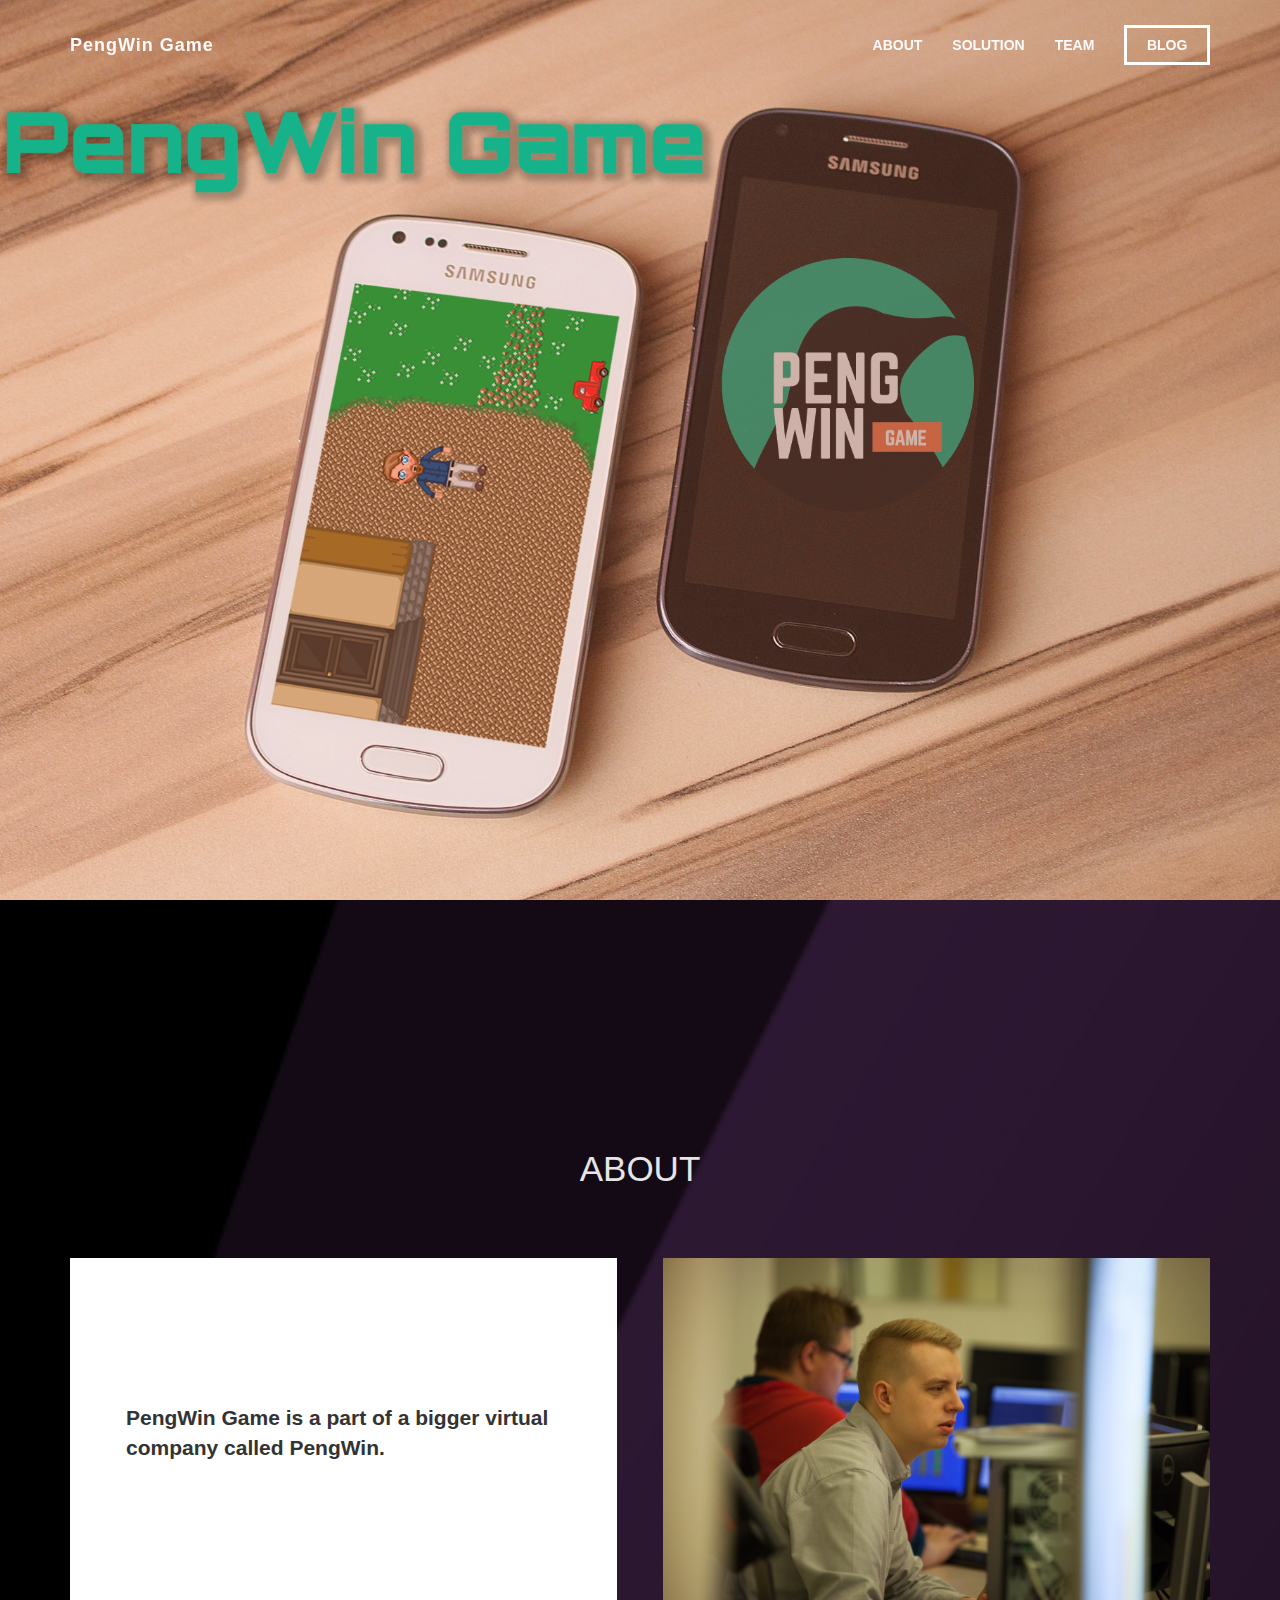
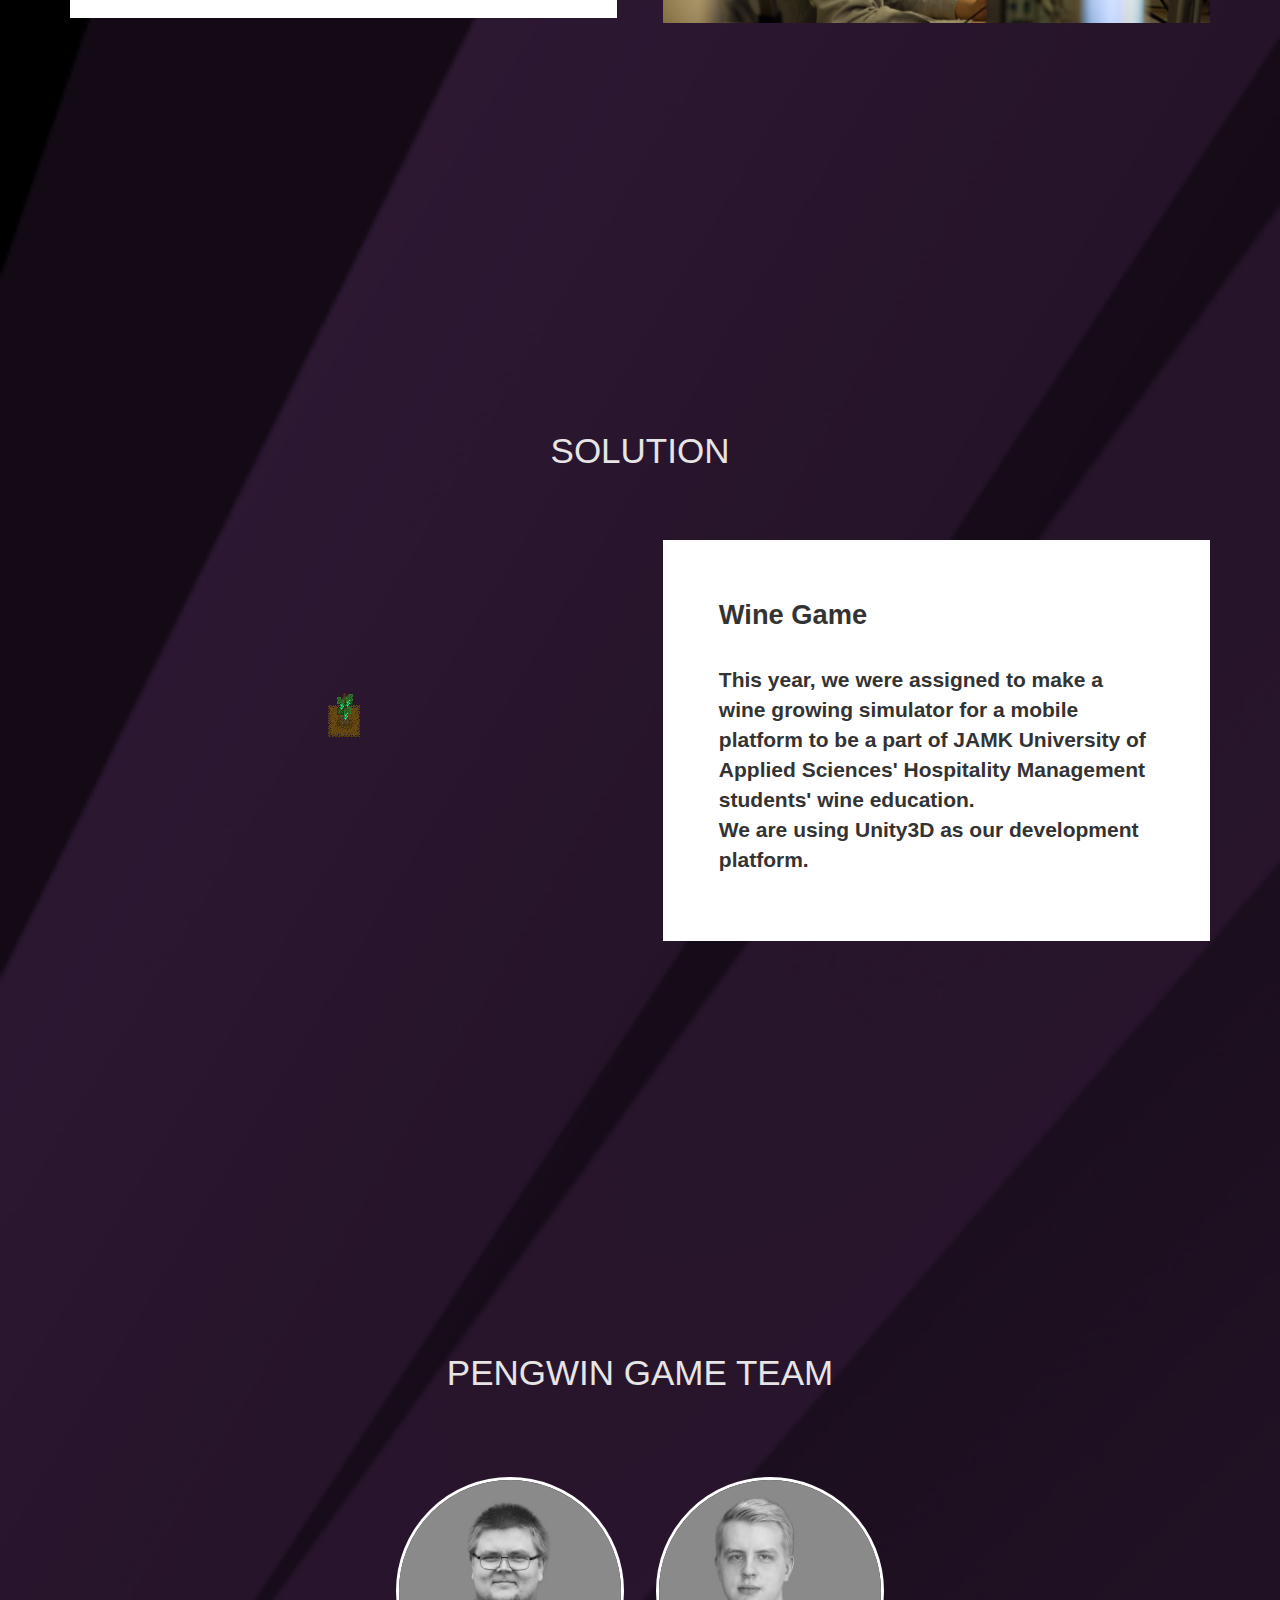
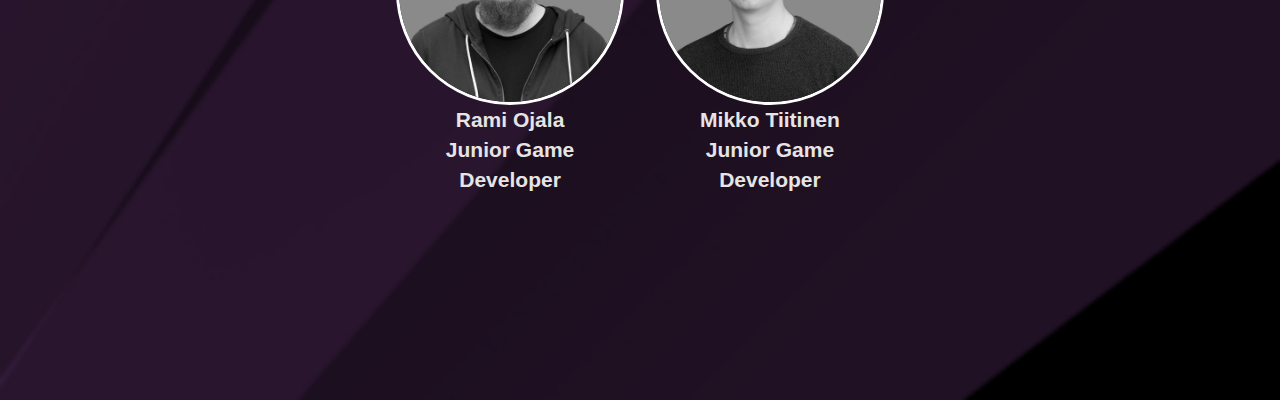
<file: PengWin Game/index.html>
<!DOCTYPE html>
<html lang="fi">

<head>

    <meta charset="utf-8">
    <meta http-equiv="X-UA-Compatible" content="IE=edge">
    <meta name="viewport" content="width=device-width, initial-scale=1">
    <meta name="description" content="">
    <meta name="author" content="">

    <script src="js/jquery-3.2.1.min.js"></script>
    <script>
        $(function() {
          $.scrollify({
            section : ".example-classname",
          });
        });
    </script>

    <title>PENGWIN GAME</title>

    <!-- Fonts -->
    <link href="https://fonts.googleapis.com/css?family=Open+Sans:300,400" rel="stylesheet">
    <!-- Bootstrap -->
    <link rel="stylesheet" href="styles/bootstrap.min.css">
    <!-- Custom styling -->
    <link rel="stylesheet" href="styles/main.min.css">

    <!-- HTML5 Shim and Respond.js IE8 support of HTML5 elements and media queries -->
    <!-- WARNING: Respond.js doesn't work if you view the page via file:// -->
    <!--[if lt IE 9]>
    <script src="https://oss.maxcdn.com/libs/html5shiv/3.7.0/html5shiv.js"></script>
    <script src="https://oss.maxcdn.com/libs/respond.js/1.4.2/respond.min.js"></script>
    <![endif]-->

</head>

<body id="page-top" data-spy="scroll" data-target=".navbar-fixed-top" data-offset="50">

    <!-- Navigation -->
    <nav class="navbar navbar-default navbar-fixed-top" role="navigation">
        <div class="container">
            <div class="navbar-header page-scroll">
                <button type="button" class="navbar-toggle collapsed" data-toggle="collapse" data-target="#navbar" aria-expanded="false" aria-controls="navbar">
                        <span class="sr-only">Toggle navigation</span>
                        <span class="icon-bar"></span>
                        <span class="icon-bar"></span>
                        <span class="icon-bar"></span>
                    </button>
                <a class="navbar-brand page-scroll" href="#page-top">PengWin Game</a>
            </div>

            <div id="navbar" class="collapse navbar-collapse">
                <ul class="nav navbar-nav navbar-right">
                    <li class="hidden">
                        <a href="#page-top" class="page-scroll"></a>
                    </li>
                    <li><a href="#About" class="page-scroll">ABOUT</a></li>
                    <li><a href="#Solution" class="page-scroll">SOLUTION</a></li>
                    <li><a href="#Team" class="page-scroll">TEAM</a></li>
                    <li><a href="http://wimmalab.github.io/blog" target="_blank" class="page-scroll"><span class="button-blog">BLOG</span></a></li>
                </ul>
            </div>
            <!--/.nav-collapse -->
        </div>
    </nav>


    <!-- Landing
    <section id="landing" class="landing">
        <div class="logo">
            <div class="smoke"></div>
        </div>
    </section>
    -->

    <section class="landing-new example-classname">
    </section>
    <!-- About -->
    <section id="About" class="about example-classname">
      <h1>ABOUT</h1>

      <div class="container">
        <div class="left note">
          <p>
          PengWin Game is a part of a bigger virtual company called PengWin.
          </p>
        </div>

        <div class="right">
          <img src="img/gamemakers.jpg" alt="">
        </div>
      </div>
      <!-- clear floats -->
      <div class="clear"></div>

    </section>


    <!-- SOLUTION -->
    <section id="Solution" class="solution example-classname">


      <h1>SOLUTION</h1>

      <div class="container">
        <div class="right note">
          <p>
            <strong> Wine Game</strong></br></br>
            This year, we were assigned to make a wine growing simulator for a mobile platform
            to be a part of JAMK University of Applied Sciences' Hospitality Management students'
            wine education. </br>
            We are using Unity3D as our development platform. 
          </p>
        </div>

        <div class="left">
          <p>
            <img src="img/grape.png" alt="">
          </p>
        </div>
      </div>

      <!-- clear floats -->
      <div class="clear"></div>

    </section>


    <!-- TEAM -->


    <section id="Team" class="team example-classname">

      <h1>PENGWIN GAME TEAM</h1>

      <div class="container">
        <div class="team-images">
          <div class="team-member">

            <img src="img/22.jpg" alt="team-member">
            <p>
              Rami Ojala <br />
              Junior Game Developer
            </p>
          </div>

          <div class="team-member">
            <img src="img/23.jpg" alt="team-member">
            <p>
              Mikko Tiitinen <br />
              Junior Game Developer
            </p>
          </div>

        </div>
        </div>

    </section>

    <!-- SCRIPTS -->

    <script src="js/bootstrap.min.js"></script>
    <script src="js/jquery.easing.min.js"></script>
    <script src="js/scripts.js"></script>
    <script src="js/scroll.min.js"></script>




</body>

</html>
</file>
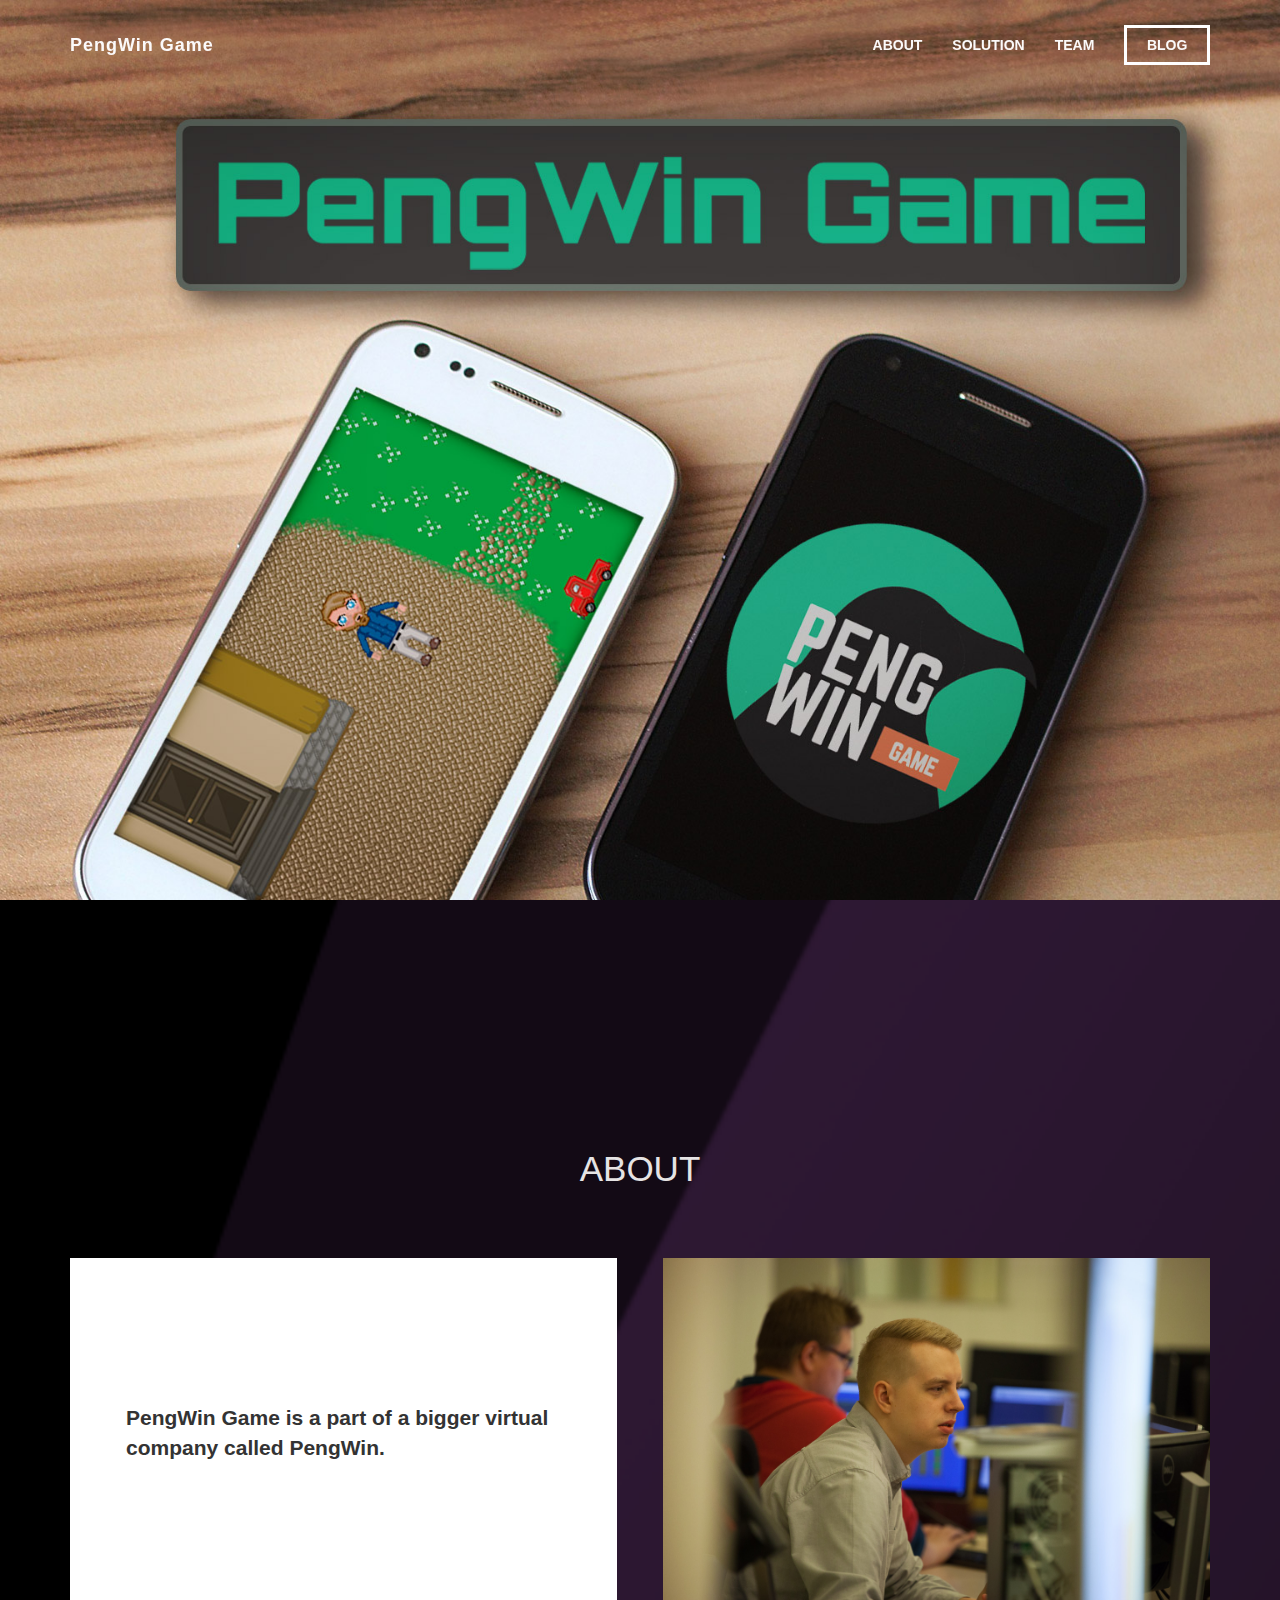
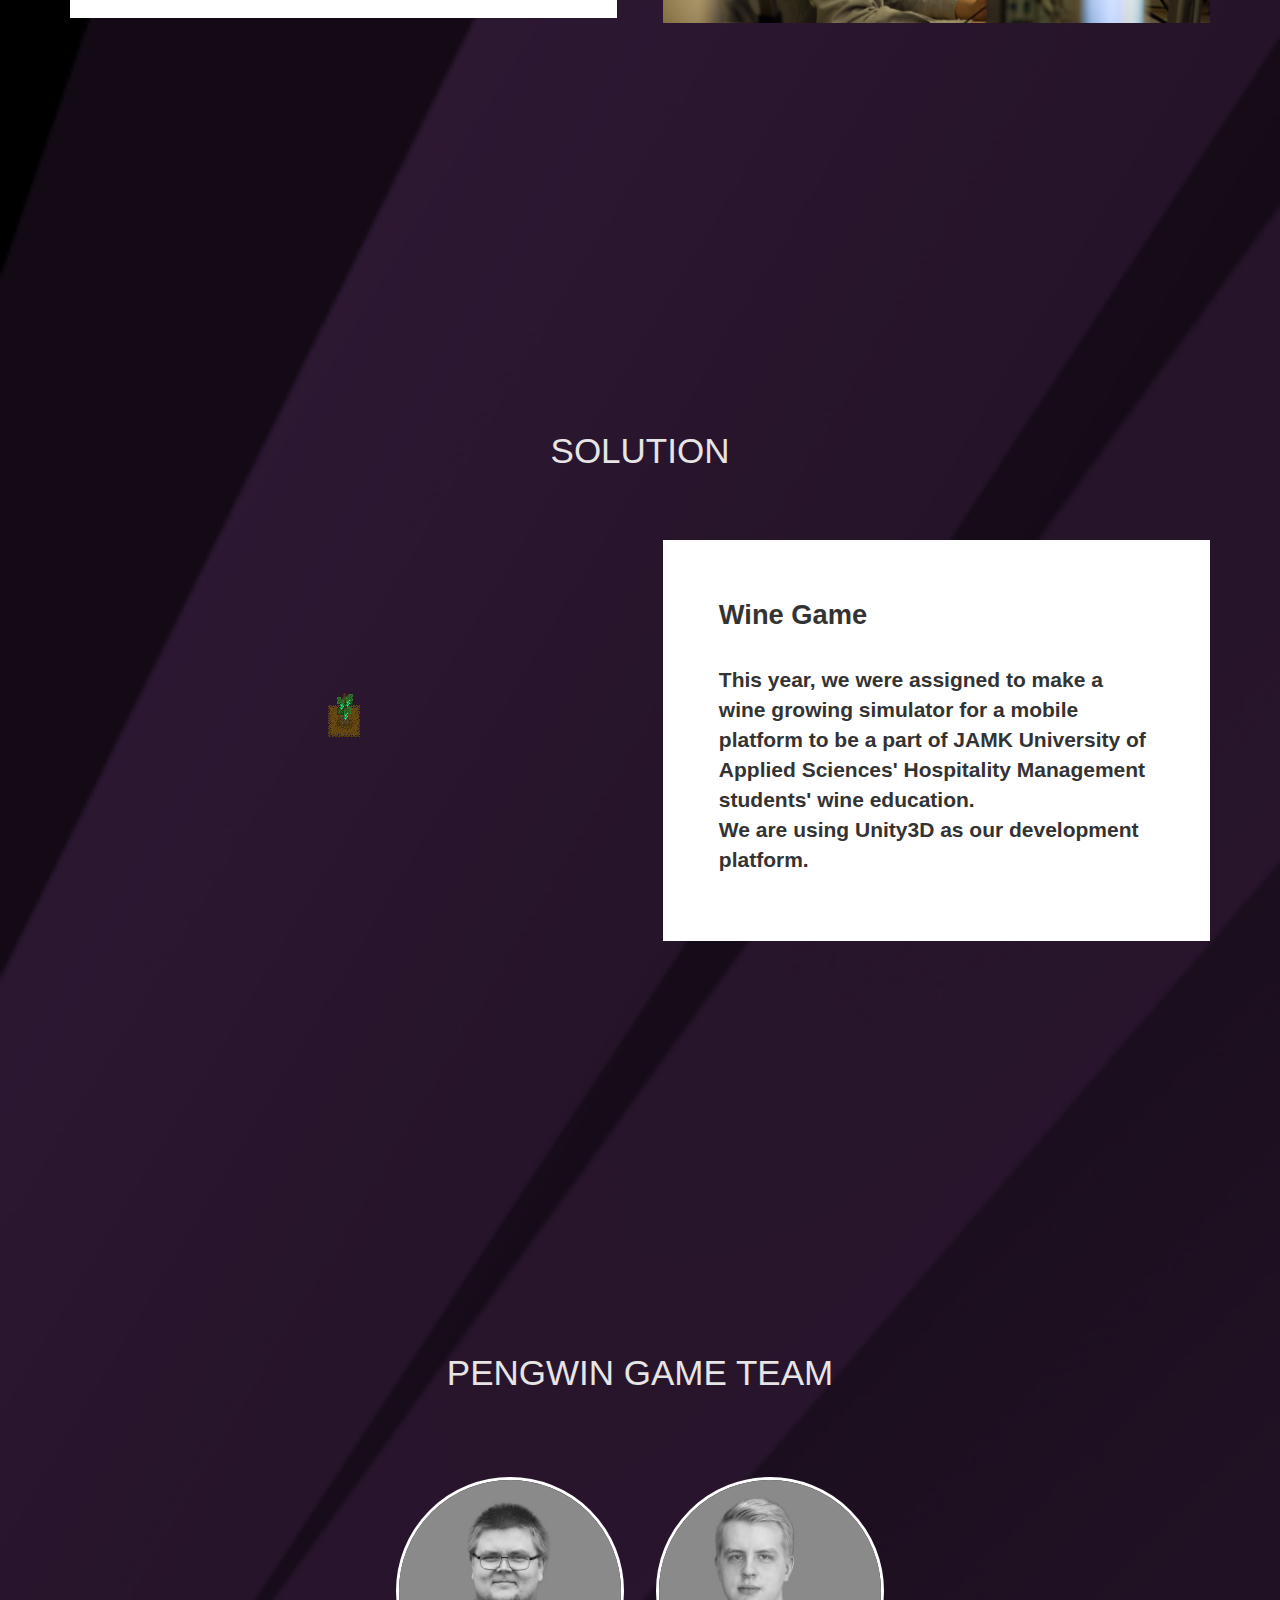
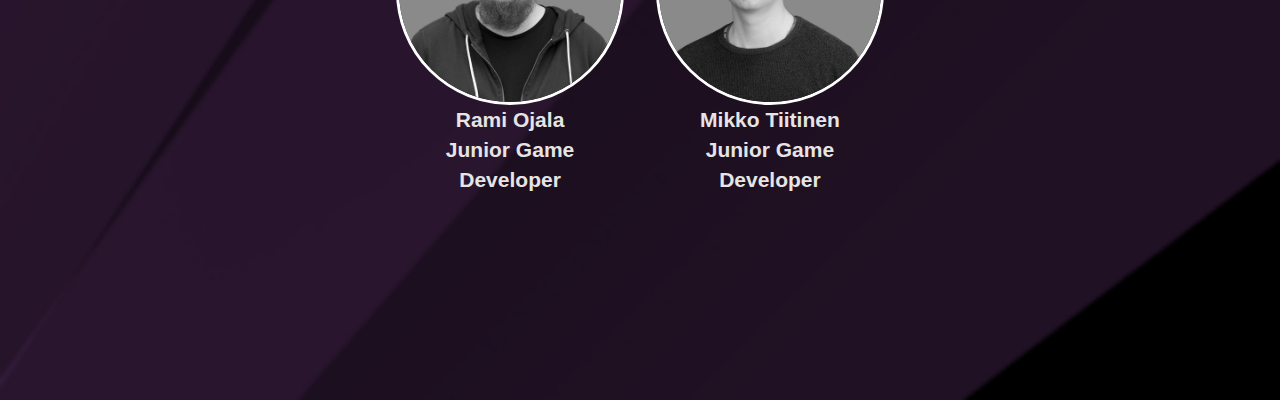
<file: PengWinGame/index.html>
<!DOCTYPE html>
<html lang="fi">

<head>

    <meta charset="utf-8">
    <meta http-equiv="X-UA-Compatible" content="IE=edge">
    <meta name="viewport" content="width=device-width, initial-scale=1">
    <meta name="description" content="">
    <meta name="author" content="">
    <link rel="shortcut icon" type="image/png" href="img/fav.png"/>

    <script src="js/jquery-3.2.1.min.js"></script>
    <script>
        $(function() {
          $.scrollify({
            section : ".example-classname",
          });
        });
    </script>

    <title>PENGWIN GAME</title>

    <!-- Fonts -->
    <link href="https://fonts.googleapis.com/css?family=Open+Sans:300,400" rel="stylesheet">
    <!-- Bootstrap -->
    <link rel="stylesheet" href="styles/bootstrap.min.css">
    <!-- Custom styling -->
    <link rel="stylesheet" href="styles/main.min.css">

    <!-- HTML5 Shim and Respond.js IE8 support of HTML5 elements and media queries -->
    <!-- WARNING: Respond.js doesn't work if you view the page via file:// -->
    <!--[if lt IE 9]>
    <script src="https://oss.maxcdn.com/libs/html5shiv/3.7.0/html5shiv.js"></script>
    <script src="https://oss.maxcdn.com/libs/respond.js/1.4.2/respond.min.js"></script>
    <![endif]-->

</head>

<body id="page-top" data-spy="scroll" data-target=".navbar-fixed-top" data-offset="50">

    <!-- Navigation -->
    <nav class="navbar navbar-default navbar-fixed-top" role="navigation">
        <div class="container">
            <div class="navbar-header page-scroll">
                <button type="button" class="navbar-toggle collapsed" data-toggle="collapse" data-target="#navbar" aria-expanded="false" aria-controls="navbar">
                        <span class="sr-only">Toggle navigation</span>
                        <span class="icon-bar"></span>
                        <span class="icon-bar"></span>
                        <span class="icon-bar"></span>
                    </button>
                <a class="navbar-brand page-scroll" href="#page-top">PengWin Game</a>
            </div>

            <div id="navbar" class="collapse navbar-collapse">
                <ul class="nav navbar-nav navbar-right">
                    <li class="hidden">
                        <a href="#page-top" class="page-scroll"></a>
                    </li>
                    <li><a href="#About" class="page-scroll">ABOUT</a></li>
                    <li><a href="#Solution" class="page-scroll">SOLUTION</a></li>
                    <li><a href="#Team" class="page-scroll">TEAM</a></li>
                    <li><a href="http://wimmalab.github.io/blog" target="_blank" class="page-scroll"><span class="button-blog">BLOG</span></a></li>
                </ul>
            </div>
            <!--/.nav-collapse -->
        </div>
    </nav>


    <!-- Landing
    <section id="landing" class="landing">
        <div class="logo">
            <div class="smoke"></div>
        </div>
    </section>
    -->

    <section class="landing-new example-classname">
    </section>
    <!-- About -->
    <section id="About" class="about example-classname">
      <h1>ABOUT</h1>

      <div class="container">
        <div class="left note">
          <p>
          PengWin Game is a part of a bigger virtual company called PengWin.
          </p>
        </div>

        <div class="right">
          <img src="img/gamemakers.jpg" alt="">
        </div>
      </div>
      <!-- clear floats -->
      <div class="clear"></div>

    </section>


    <!-- SOLUTION -->
    <section id="Solution" class="solution example-classname">


      <h1>SOLUTION</h1>

      <div class="container">
        <div class="right note">
          <p>
            <strong> Wine Game</strong></br></br>
            This year, we were assigned to make a wine growing simulator for a mobile platform
            to be a part of JAMK University of Applied Sciences' Hospitality Management students'
            wine education. </br>
            We are using Unity3D as our development platform.
          </p>
        </div>

        <div class="left">
          <p>
            <img src="img/grape.png" alt="">
          </p>
        </div>
      </div>

      <!-- clear floats -->
      <div class="clear"></div>

    </section>


    <!-- TEAM -->


    <section id="Team" class="team example-classname">

      <h1>PENGWIN GAME TEAM</h1>

      <div class="container">
        <div class="team-images">
          <div class="team-member">

            <img src="img/22.jpg" alt="team-member">
            <p>
              Rami Ojala <br />
              Junior Game Developer
            </p>
          </div>

          <div class="team-member">
            <img src="img/23.jpg" alt="team-member">
            <p>
              Mikko Tiitinen <br />
              Junior Game Developer
            </p>
          </div>

        </div>
        </div>

    </section>

    <!-- SCRIPTS -->

    <script src="js/bootstrap.min.js"></script>
    <script src="js/jquery.easing.min.js"></script>
    <script src="js/scripts.js"></script>
    <script src="js/scroll.min.js"></script>




</body>

</html>
</file>
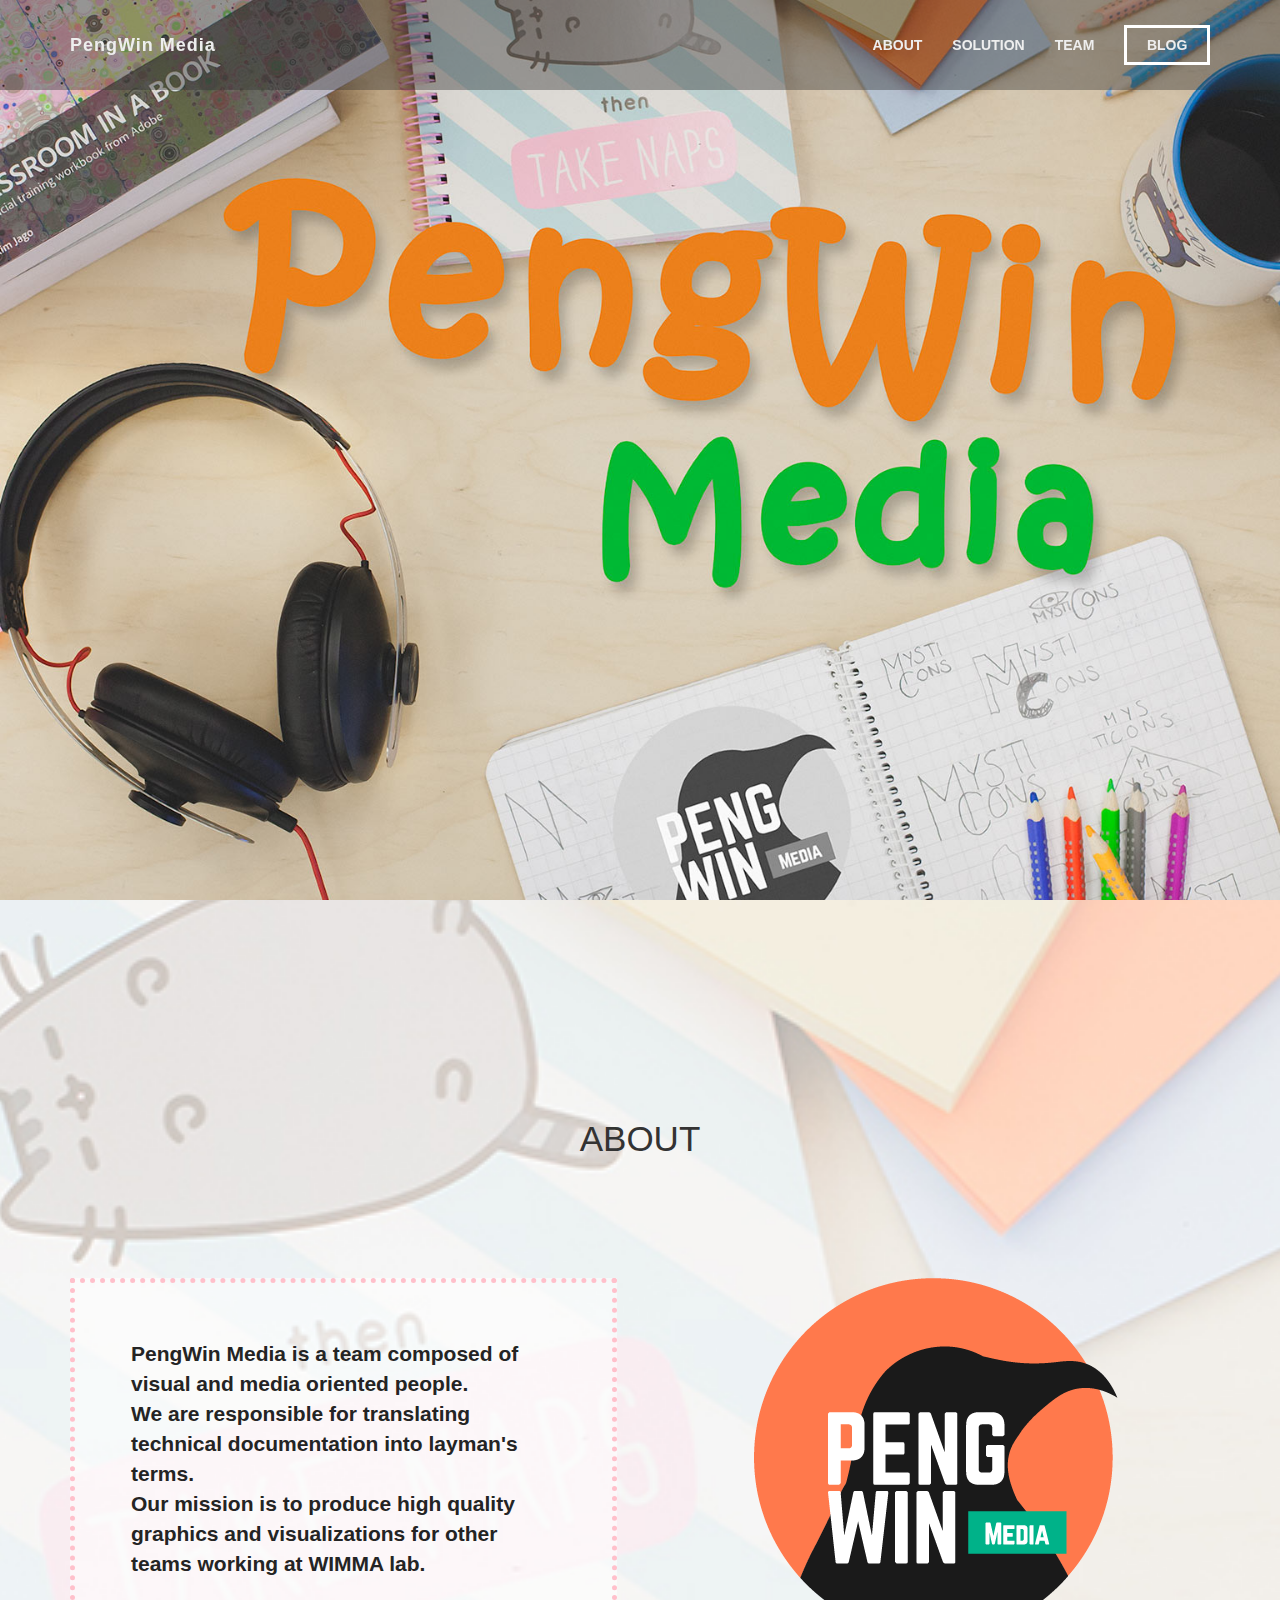
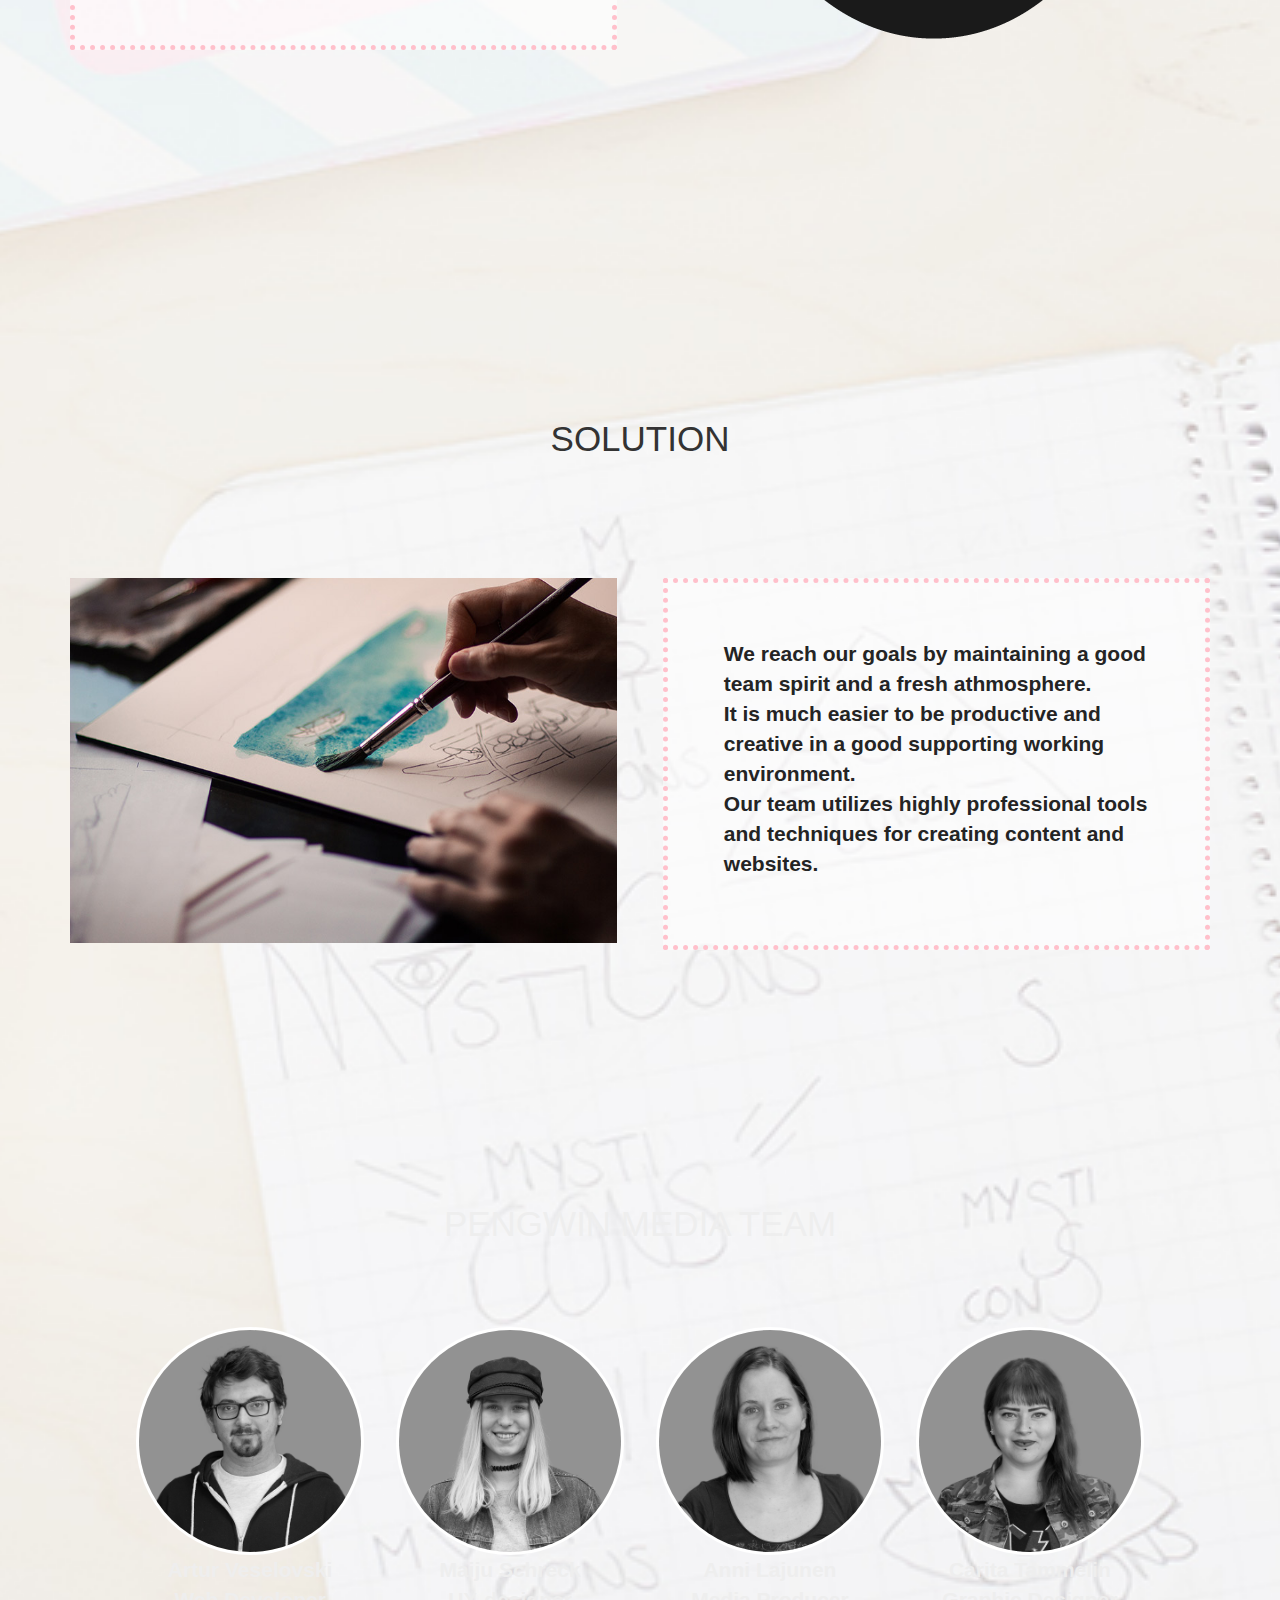
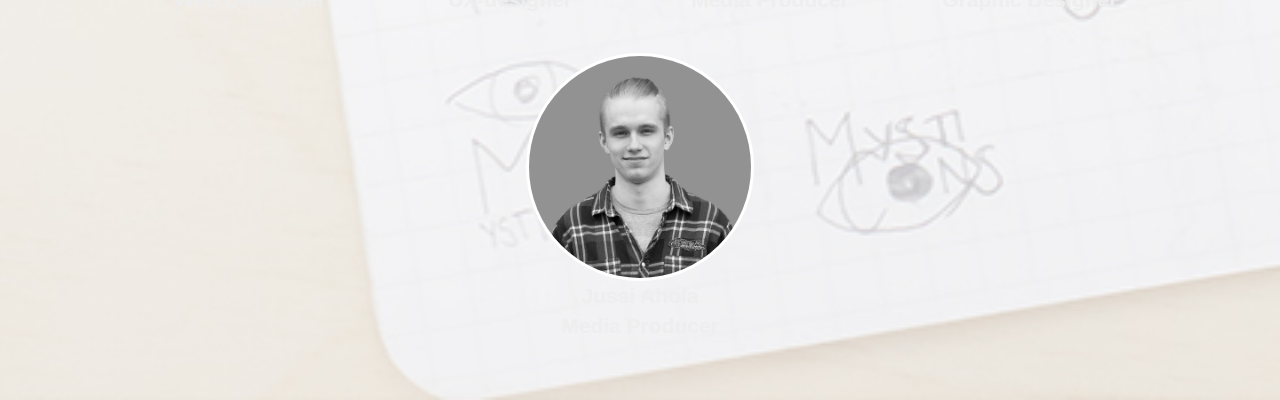
<file: pengwinMedia/index.html>
<!DOCTYPE html>
<html lang="fi">

<head>

    <meta charset="utf-8">
    <meta http-equiv="X-UA-Compatible" content="IE=edge">
    <meta name="viewport" content="width=device-width, initial-scale=1">
    <meta name="description" content="">
    <meta name="author" content="">
    <link rel="shortcut icon" type="image/png" href="img/fav.png"/>

    <script src="js/jquery-3.2.1.min.js"></script>
    <script>
        $(function() {
          $.scrollify({
            section : ".example-classname",
          });
        });
    </script>

    <title>PengWin Media</title>

    <!-- Fonts -->
    <link href="https://fonts.googleapis.com/css?family=Open+Sans:300,400" rel="stylesheet">
    <!-- Bootstrap -->
    <link rel="stylesheet" href="styles/bootstrap.min.css">
    <!-- Custom styling -->
    <link rel="stylesheet" href="styles/main.min.css">

    <!-- HTML5 Shim and Respond.js IE8 support of HTML5 elements and media queries -->
    <!-- WARNING: Respond.js doesn't work if you view the page via file:// -->
    <!--[if lt IE 9]>
    <script src="https://oss.maxcdn.com/libs/html5shiv/3.7.0/html5shiv.js"></script>
    <script src="https://oss.maxcdn.com/libs/respond.js/1.4.2/respond.min.js"></script>
    <![endif]-->

</head>

<body id="page-top" data-spy="scroll" data-target=".navbar-fixed-top" data-offset="50">

    <!-- Navigation -->
    <nav class="navbar navbar-default navbar-fixed-top" role="navigation">
        <div class="container">
            <div class="navbar-header page-scroll">
                <button type="button" class="navbar-toggle collapsed" data-toggle="collapse" data-target="#navbar" aria-expanded="false" aria-controls="navbar">
                        <span class="sr-only">Toggle navigation</span>
                        <span class="icon-bar"></span>
                        <span class="icon-bar"></span>
                        <span class="icon-bar"></span>
                    </button>
                <a class="navbar-brand page-scroll" href="#page-top">PengWin Media</a>
            </div>

            <div id="navbar" class="collapse navbar-collapse">
                <ul class="nav navbar-nav navbar-right">
                    <li class="hidden">
                        <a href="#page-top" class="page-scroll"></a>
                    </li>
                    <li><a href="#About" class="page-scroll">ABOUT</a></li>
                    <li><a href="#Solution" class="page-scroll">SOLUTION</a></li>
                    <li><a href="#Team" class="page-scroll">TEAM</a></li>
                    <li><a href="http://wimmalab.github.io/blog" target="_blank" class="page-scroll"><span class="button-blog">BLOG</span></a></li>
                </ul>
            </div>
            <!--/.nav-collapse -->
        </div>
    </nav>


    <!-- Landing
    <section id="landing" class="landing">
        <div class="logo">
            <div class="smoke"></div>
        </div>
    </section>
    -->

    <section class="landing-new example-classname">
    </section>
    <!-- About -->
    <section id="About" class="about example-classname">
      <h1>ABOUT</h1>

      <div class="container">
        <div class="left note-dark">
          <p>
            PengWin Media is a team composed of visual and media oriented people.<br />
            We are responsible for translating technical documentation into layman's terms. <br />
            Our mission is to produce high quality graphics and visualizations for other teams working at WIMMA lab.<br />
            <strong></strong>
          </p>
        </div>

        <div class="right">
          <img src="img/logo.png" alt="PengWin Media Logo">
        </div>
      </div>
      <!-- clear floats -->
      <div class="clear"></div>

    </section>


    <!-- SOLUTION -->
    <section id="Solution" class="solution example-classname">


      <h1>SOLUTION</h1>

      <div class="container">
        <div class="right note-dark">
          <p>
            We reach our goals by maintaining a good team spirit and a fresh athmosphere. <br />
            It is much easier to be productive and creative in a good supporting working environment. <br />
            Our team utilizes highly professional tools and techniques for creating content and websites.
          </p>
        </div>

        <div class="left">
          <img src="img/paint.jpg" alt="">
        </div>
      </div>

      <!-- clear floats -->
      <div class="clear"></div>

    </section>


    <!-- TEAM -->


    <section id="Team" class="team example-classname">

      <h1>PENGWIN MEDIA TEAM</h1>

      <div class="container">
        <div class="team-images">
          <div class="team-member">

            <img src="img/artur.jpg" alt="team-member">
            <p>
              Artur Veselovski <br />
              Web Developer
            </p>
          </div>

          <div class="team-member">
            <img src="img/maiju.jpg" alt="team-member">
            <p>
              Maiju Schreck <br />
              UX-designer
            </p>
          </div>

          <div class="team-member">
            <img src="img/anni.jpg" alt="team-member">
            <p>
              Anni Lajunen <br />
              Media Producer
            </p>
          </div>

          <div class="team-member">
            <img src="img/carita.jpg" alt="team-member">
            <p>
              Carita Tammelin <br />
              Graphic Designer
            </p>
          </div>

          <div class="team-member">
            <img src="img/jussi.jpg" alt="team-member">
            <p>
              Jussi Ahola <br />
              Media Producer
            </p>
          </div>

        </div>
        </div>

    </section>

    <!-- SCRIPTS -->

    <script src="js/bootstrap.min.js"></script>
    <script src="js/jquery.easing.min.js"></script>
    <script src="js/scripts.js"></script>
    <script src="js/scroll.min.js"></script>




</body>

</html>
</file>
<file: styles/main.min.css>
/*!
* Start Bootstrap - Scrolling Nav (http://startbootstrap.com/)
* Copyright 2013-2016 Start Bootstrap
* Licensed under MIT (https://github.com/BlackrockDigital/startbootstrap/blob/gh-pages/LICENSE)
*/*{-webkit-box-sizing:border-box;box-sizing:border-box;margin:0;padding:0}body{font-family:'Century Gothic', sans-serif;font-weight:bold;background:url(../img/bg-about.png);background-repeat:no-repeat;background-size:cover;background-position:center}h1{font-size:2.5em;margin-bottom:2em;padding-top:1.5em}h2{font-weight:300;margin-bottom:20px}p{font-size:100%}.navbar-default{background-color:#242424;border-color:#444}.navbar-default .navbar-collapse{border-color:#444}.navbar-default .navbar-toggle{border:none;color:#fcfafa}.navbar-default .navbar-toggle:hover,.navbar-default .navbar-toggle:focus{background-color:transparent}.navbar-default .navbar-toggle .icon-bar{background-color:#fcfafa}.navbar-default .navbar-brand{color:#fcfafa;letter-spacing:1px;-webkit-transition:color .3s;transition:color .3s}.navbar-default .navbar-brand:focus{color:#fcfafa}.navbar-default .navbar-brand:hover,.navbar-default .navbar-brand:active{color:#7f2683}.navbar-default .navbar-brand:hover span,.navbar-default .navbar-brand:active span{color:#e6e4e4}.navbar-default .navbar-brand span{color:#7f2683;font-weight:300;-webkit-transition:color .3s;transition:color .3s}.navbar-default .navbar-nav{margin-top:0;margin-bottom:0}.navbar-default .navbar-nav>li>a{-webkit-transition:color .3s ease-in-out, box-shadow .3s ease-in-out;-webkit-transition:color .3s ease-in-out, -webkit-box-shadow .3s ease-in-out;transition:color .3s ease-in-out, -webkit-box-shadow .3s ease-in-out;transition:color .3s ease-in-out, box-shadow .3s ease-in-out;transition:color .3s ease-in-out, box-shadow .3s ease-in-out, -webkit-box-shadow .3s ease-in-out;color:#fcfafa}.navbar-default .navbar-nav>li>a:focus{color:#e6e4e4}@media only screen and (min-width: 768px){.navbar-default .navbar-nav>li>a:focus{color:#fcfafa}}.navbar-default .navbar-nav>li>a:hover{color:#e6e4e4}@media only screen and (min-width: 768px){.navbar-default .navbar-nav>li>a:hover{color:#7f2683}}.navbar-default .navbar-nav>.active>a{color:#242424;background-color:#e6e4e4;border-left:3px solid grey;padding-left:18px;-webkit-box-shadow:0 2px 10px rgba(15,15,15,0.7);box-shadow:0 2px 10px rgba(15,15,15,0.7)}@media only screen and (min-width: 768px){.navbar-default .navbar-nav>.active>a{color:#fcfafa;background-color:transparent;border-left:none;padding-left:15px;-webkit-box-shadow:0 -3px 0px #7f2683 inset;box-shadow:0 -3px 0px #7f2683 inset}}.navbar-default .navbar-nav>.active>a:hover,.navbar-default .navbar-nav>.active>a:focus{color:#242424;background-color:#e6e4e4;border-left:3px solid grey;padding-left:18px;-webkit-box-shadow:0 2px 10px rgba(15,15,15,0.7);box-shadow:0 2px 10px rgba(15,15,15,0.7)}@media only screen and (min-width: 768px){.navbar-default .navbar-nav>.active>a:hover,.navbar-default .navbar-nav>.active>a:focus{color:#fcfafa;background-color:transparent;border-left:none;padding-left:15px;-webkit-box-shadow:0 -3px 0px #7f2683 inset;box-shadow:0 -3px 0px #7f2683 inset}}.button-blog{border:3px solid white;padding:0.65em 1.4em;color:#fcfafa}.button-blog:hover{background-color:#7f2683}.landing{background:url(../img/mysticons_hero.png) no-repeat;background-attachment:fixed;background-size:cover;display:-webkit-box;display:-ms-flexbox;display:flex;-webkit-box-orient:vertical;-webkit-box-direction:normal;-ms-flex-direction:column;flex-direction:column;-webkit-box-pack:center;-ms-flex-pack:center;justify-content:center;padding-bottom:50px;height:100vh;overflow:hidden;color:#e6e4e4;text-shadow:2px 2px 7px rgba(15,15,15,0.7),-2px -2px 7px rgba(15,15,15,0.7)}.landing p{text-align:right}.landing .logo{background:url(../img/mysticons_hero.png) no-repeat;background-size:cover;min-height:100vh}.landing .logo .smoke{background:url(../img/mysticons_hero_smokes.png) no-repeat;background-size:cover;min-height:100vh}.landing-new{height:100vh;background:url(../img/bg.jpg);background-position:center;background-size:cover;background-repeat:no-repeat;background-attachment:fixed}.about,.team,.solution{min-height:100vh;display:-webkit-box;display:-ms-flexbox;display:flex;-webkit-box-orient:vertical;-webkit-box-direction:normal;-ms-flex-direction:column;flex-direction:column;-webkit-box-pack:center;-ms-flex-pack:center;justify-content:center;-webkit-box-align:center;-ms-flex-align:center;align-items:center;color:#e6e4e4}.team{min-height:100vh;background:url(../img/team.jpg);background-position:center;background-size:cover;background-repeat:no-repeat;background-attachment:fixed;padding:10em 0em}.team-images{text-align:center}.team-images img{width:100%;-webkit-filter:grayscale(100%);filter:grayscale(100%);border:3px solid white;border-radius:1000px;-webkit-transition-duration:300ms;transition-duration:300ms}.team-images img:hover{-webkit-filter:none;filter:none;-webkit-transform:scale(1.02);transform:scale(1.02)}.team-member{margin:1em 1em;width:20%;display:inline-block}strong{font-size:1.3em}.left,.right{width:48%;min-height:40vh;display:-webkit-box;display:-ms-flexbox;display:flex;-webkit-box-pack:center;-ms-flex-pack:center;justify-content:center;-webkit-box-align:center;-ms-flex-align:center;align-items:center}.left img,.right img{max-width:100%}.left{float:left}.right{float:right}.note{padding:4em;background-color:white;color:#333}.clear{clear:both}@media only screen and (min-width: 768px){.navbar{background:transparent;border:none;padding:20px 0;-webkit-transition:background .5s ease-in-out, padding .5s ease-in-out;transition:background .5s ease-in-out, padding .5s ease-in-out}.top-nav-collapse{background:#242424;padding:0}p{font-size:150%}h2{margin-bottom:40px;font-size:300%}}@media only screen and (max-width: 768px){.landing-new{background:url(../img/bg-small.jpg);background-size:cover;background-position:center;background-repeat:no-repeat}.button-blog{border:0;padding:0;margin:0}.left,.right{float:none;display:-webkit-box;display:-ms-flexbox;display:flex;vertical-align:middle;-webkit-box-pack:center;-ms-flex-pack:center;justify-content:center;margin:2vh auto;width:95%}.left p,.right p{font-size:1.4em;margin-bottom:0}.left img,.right img{width:800px}.team-member{margin:auto;width:75%;display:block;margin-top:5vh}.team-member p{font-size:2em}}

/*# sourceMappingURL=main.min.css.map */
</file>
<file: IoTitude/styles/main.min.css>
/*!
* Start Bootstrap - Scrolling Nav (http://startbootstrap.com/)
* Copyright 2013-2016 Start Bootstrap
* Licensed under MIT (https://github.com/BlackrockDigital/startbootstrap/blob/gh-pages/LICENSE)
*/*{-webkit-box-sizing:border-box;box-sizing:border-box;margin:0;padding:0}body{font-family:'Century Gothic', sans-serif;font-weight:bold;background:url(../img/bg-about.png);background-repeat:no-repeat;background-size:cover;background-position:center}h1{font-size:2.5em;margin-bottom:2em;padding-top:1.5em}h2{font-weight:300;margin-bottom:20px}p{font-size:100%}.navbar-default{background-color:#242424;border-color:#444}.navbar-default .navbar-collapse{border-color:#444}.navbar-default .navbar-toggle{border:none;color:#fcfafa}.navbar-default .navbar-toggle:hover,.navbar-default .navbar-toggle:focus{background-color:transparent}.navbar-default .navbar-toggle .icon-bar{background-color:#fcfafa}.navbar-default .navbar-brand{color:#fcfafa;letter-spacing:1px;-webkit-transition:color .3s;transition:color .3s}.navbar-default .navbar-brand:focus{color:#fcfafa}.navbar-default .navbar-brand:hover,.navbar-default .navbar-brand:active{color:#74B7DC}.navbar-default .navbar-brand:hover span,.navbar-default .navbar-brand:active span{color:#e6e4e4}.navbar-default .navbar-brand span{color:#74B7DC;font-weight:300;-webkit-transition:color .3s;transition:color .3s}.navbar-default .navbar-nav{margin-top:0;margin-bottom:0}.navbar-default .navbar-nav>li>a{-webkit-transition:color .3s ease-in-out, box-shadow .3s ease-in-out;-webkit-transition:color .3s ease-in-out, -webkit-box-shadow .3s ease-in-out;transition:color .3s ease-in-out, -webkit-box-shadow .3s ease-in-out;transition:color .3s ease-in-out, box-shadow .3s ease-in-out;transition:color .3s ease-in-out, box-shadow .3s ease-in-out, -webkit-box-shadow .3s ease-in-out;color:#fcfafa}.navbar-default .navbar-nav>li>a:focus{color:#e6e4e4}@media only screen and (min-width: 768px){.navbar-default .navbar-nav>li>a:focus{color:#fcfafa}}.navbar-default .navbar-nav>li>a:hover{color:#e6e4e4}@media only screen and (min-width: 768px){.navbar-default .navbar-nav>li>a:hover{color:#74B7DC}}.navbar-default .navbar-nav>.active>a{color:#242424;background-color:#e6e4e4;border-left:3px solid grey;padding-left:18px;-webkit-box-shadow:0 2px 10px rgba(15,15,15,0.7);box-shadow:0 2px 10px rgba(15,15,15,0.7)}@media only screen and (min-width: 768px){.navbar-default .navbar-nav>.active>a{color:#fcfafa;background-color:transparent;border-left:none;padding-left:15px;-webkit-box-shadow:0 -3px 0px #74B7DC inset;box-shadow:0 -3px 0px #74B7DC inset}}.navbar-default .navbar-nav>.active>a:hover,.navbar-default .navbar-nav>.active>a:focus{color:#242424;background-color:#e6e4e4;border-left:3px solid grey;padding-left:18px;-webkit-box-shadow:0 2px 10px rgba(15,15,15,0.7);box-shadow:0 2px 10px rgba(15,15,15,0.7)}@media only screen and (min-width: 768px){.navbar-default .navbar-nav>.active>a:hover,.navbar-default .navbar-nav>.active>a:focus{color:#fcfafa;background-color:transparent;border-left:none;padding-left:15px;-webkit-box-shadow:0 -3px 0px #74B7DC inset;box-shadow:0 -3px 0px #74B7DC inset}}.button-blog{border:3px solid white;padding:0.65em 1.4em;color:#fcfafa}.button-blog:hover{background-color:#74B7DC}.landing{background:url(../img/IoTitudebg.png) no-repeat;background-attachment:fixed;background-size:cover;display:-webkit-box;display:-ms-flexbox;display:flex;-webkit-box-orient:vertical;-webkit-box-direction:normal;-ms-flex-direction:column;flex-direction:column;-webkit-box-pack:center;-ms-flex-pack:center;justify-content:center;padding-bottom:50px;height:100vh;overflow:hidden;color:#e6e4e4;text-shadow:2px 2px 7px rgba(15,15,15,0.7),-2px -2px 7px rgba(15,15,15,0.7)}.landing p{text-align:right}.landing .logo{background:url(../img/IoTitudebg.png) no-repeat;background-size:cover;min-height:100vh}.landing .logo .smoke{background:url(../img/mysticons_hero_smokes.png) no-repeat;background-size:cover;min-height:100vh}.landing-new{height:100vh;background:url(../img/IoTitudebg.jpg);background-position:center;background-size:cover;background-repeat:no-repeat;background-attachment:fixed}.about,.team,.solution{min-height:100vh;display:-webkit-box;display:-ms-flexbox;display:flex;-webkit-box-orient:vertical;-webkit-box-direction:normal;-ms-flex-direction:column;flex-direction:column;-webkit-box-pack:center;-ms-flex-pack:center;justify-content:center;-webkit-box-align:center;-ms-flex-align:center;align-items:center;color:#e6e4e4}.team{min-height:100vh;background:url(../img/team.jpg);background-position:center;background-size:cover;background-repeat:no-repeat;background-attachment:fixed;padding:10em 0em}.team-images{text-align:center}.team-images img{width:100%;-webkit-filter:grayscale(100%);filter:grayscale(100%);border:3px solid white;border-radius:1000px;-webkit-transition-duration:300ms;transition-duration:300ms}.team-images img:hover{-webkit-filter:none;filter:none;-webkit-transform:scale(1.02);transform:scale(1.02)}.team-member{margin:1em 1em;width:20%;display:inline-block}strong{font-size:1.3em}.left,.right,.center{width:48%;min-height:40vh;display:-webkit-box;display:-ms-flexbox;display:flex;-webkit-box-pack:center;-ms-flex-pack:center;justify-content:center;-webkit-box-align:center;-ms-flex-align:center;align-items:center}.left img,.right img,.center img{max-width:100%}.left{float:left}.right{float:right}.center{padding:4em;width:100%}.note{padding:4em;background-color:white;color:#333}.clear{clear:both}@media only screen and (min-width: 768px){.navbar{background:transparent;border:none;padding:20px 0;-webkit-transition:background .5s ease-in-out, padding .5s ease-in-out;transition:background .5s ease-in-out, padding .5s ease-in-out}.top-nav-collapse{background:#242424;padding:0}p{font-size:150%}h2{margin-bottom:40px;font-size:300%}}@media only screen and (max-width: 768px){.landing-new{background:url(../img/IoTitudebg_small.jpg);background-size:cover;background-position:center;background-repeat:no-repeat}.button-blog{border:0;padding:0;margin:0}.left,.right,.center{float:none;display:-webkit-box;display:-ms-flexbox;display:flex;vertical-align:middle;-webkit-box-pack:center;-ms-flex-pack:center;justify-content:center;margin:2vh auto;width:95%}.left p,.right p,.center p{font-size:1.4em;margin-bottom:0}.left img,.right img,.center img{width:800px}.team-member{margin:auto;width:75%;display:block;margin-top:5vh}.team-member p{font-size:2em}}

/*# sourceMappingURL=main.min.css.map */
</file>
<file: mysticons/styles/main.min.css>
/*!
* Start Bootstrap - Scrolling Nav (http://startbootstrap.com/)
* Copyright 2013-2016 Start Bootstrap
* Licensed under MIT (https://github.com/BlackrockDigital/startbootstrap/blob/gh-pages/LICENSE)
*/*{-webkit-box-sizing:border-box;box-sizing:border-box;margin:0;padding:0}body{font-family:'Century Gothic', sans-serif;font-weight:bold;background:url(../img/bg-about.png);background-repeat:no-repeat;background-size:cover;background-position:center}h1{font-size:2.5em;margin-bottom:2em;padding-top:1.5em}h2{font-weight:300;margin-bottom:20px}p{font-size:100%}.navbar-default{background-color:#242424;border-color:#444}.navbar-default .navbar-collapse{border-color:#444}.navbar-default .navbar-toggle{border:none;color:#fcfafa}.navbar-default .navbar-toggle:hover,.navbar-default .navbar-toggle:focus{background-color:transparent}.navbar-default .navbar-toggle .icon-bar{background-color:#fcfafa}.navbar-default .navbar-brand{color:#fcfafa;letter-spacing:1px;-webkit-transition:color .3s;transition:color .3s}.navbar-default .navbar-brand:focus{color:#fcfafa}.navbar-default .navbar-brand:hover,.navbar-default .navbar-brand:active{color:#7f2683}.navbar-default .navbar-brand:hover span,.navbar-default .navbar-brand:active span{color:#e6e4e4}.navbar-default .navbar-brand span{color:#7f2683;font-weight:300;-webkit-transition:color .3s;transition:color .3s}.navbar-default .navbar-nav{margin-top:0;margin-bottom:0}.navbar-default .navbar-nav>li>a{-webkit-transition:color .3s ease-in-out, box-shadow .3s ease-in-out;-webkit-transition:color .3s ease-in-out, -webkit-box-shadow .3s ease-in-out;transition:color .3s ease-in-out, -webkit-box-shadow .3s ease-in-out;transition:color .3s ease-in-out, box-shadow .3s ease-in-out;transition:color .3s ease-in-out, box-shadow .3s ease-in-out, -webkit-box-shadow .3s ease-in-out;color:#fcfafa}.navbar-default .navbar-nav>li>a:focus{color:#e6e4e4}@media only screen and (min-width: 768px){.navbar-default .navbar-nav>li>a:focus{color:#fcfafa}}.navbar-default .navbar-nav>li>a:hover{color:#e6e4e4}@media only screen and (min-width: 768px){.navbar-default .navbar-nav>li>a:hover{color:#7f2683}}.navbar-default .navbar-nav>.active>a{color:#242424;background-color:#e6e4e4;border-left:3px solid grey;padding-left:18px;-webkit-box-shadow:0 2px 10px rgba(15,15,15,0.7);box-shadow:0 2px 10px rgba(15,15,15,0.7)}@media only screen and (min-width: 768px){.navbar-default .navbar-nav>.active>a{color:#fcfafa;background-color:transparent;border-left:none;padding-left:15px;-webkit-box-shadow:0 -3px 0px #7f2683 inset;box-shadow:0 -3px 0px #7f2683 inset}}.navbar-default .navbar-nav>.active>a:hover,.navbar-default .navbar-nav>.active>a:focus{color:#242424;background-color:#e6e4e4;border-left:3px solid grey;padding-left:18px;-webkit-box-shadow:0 2px 10px rgba(15,15,15,0.7);box-shadow:0 2px 10px rgba(15,15,15,0.7)}@media only screen and (min-width: 768px){.navbar-default .navbar-nav>.active>a:hover,.navbar-default .navbar-nav>.active>a:focus{color:#fcfafa;background-color:transparent;border-left:none;padding-left:15px;-webkit-box-shadow:0 -3px 0px #7f2683 inset;box-shadow:0 -3px 0px #7f2683 inset}}.button-blog{border:3px solid white;padding:0.65em 1.4em;color:#fcfafa}.button-blog:hover{background-color:#7f2683}.landing{background:url(../img/mysticons_hero.png) no-repeat;background-attachment:fixed;background-size:cover;display:-webkit-box;display:-ms-flexbox;display:flex;-webkit-box-orient:vertical;-webkit-box-direction:normal;-ms-flex-direction:column;flex-direction:column;-webkit-box-pack:center;-ms-flex-pack:center;justify-content:center;padding-bottom:50px;height:100vh;overflow:hidden;color:#e6e4e4;text-shadow:2px 2px 7px rgba(15,15,15,0.7),-2px -2px 7px rgba(15,15,15,0.7)}.landing p{text-align:right}.landing .logo{background:url(../img/mysticons_hero.png) no-repeat;background-size:cover;min-height:100vh}.landing .logo .smoke{background:url(../img/mysticons_hero_smokes.png) no-repeat;background-size:cover;min-height:100vh}.landing-new{height:100vh;background:url(../img/bg.jpg);background-position:center;background-size:cover;background-repeat:no-repeat;background-attachment:fixed}.about,.team,.solution{min-height:100vh;display:-webkit-box;display:-ms-flexbox;display:flex;-webkit-box-orient:vertical;-webkit-box-direction:normal;-ms-flex-direction:column;flex-direction:column;-webkit-box-pack:center;-ms-flex-pack:center;justify-content:center;-webkit-box-align:center;-ms-flex-align:center;align-items:center;color:#e6e4e4}.team{min-height:100vh;background:url(../img/team.jpg);background-position:center;background-size:cover;background-repeat:no-repeat;background-attachment:fixed;padding:10em 0em}.team-images{text-align:center}.team-images img{width:100%;-webkit-filter:grayscale(100%);filter:grayscale(100%);border:3px solid white;border-radius:1000px;-webkit-transition-duration:300ms;transition-duration:300ms}.team-images img:hover{-webkit-filter:none;filter:none;-webkit-transform:scale(1.02);transform:scale(1.02)}.team-member{margin:1em 1em;width:20%;display:inline-block}strong{font-size:1.3em}.left,.right{width:48%;min-height:40vh;display:-webkit-box;display:-ms-flexbox;display:flex;-webkit-box-pack:center;-ms-flex-pack:center;justify-content:center;-webkit-box-align:center;-ms-flex-align:center;align-items:center}.left img,.right img{max-width:100%}.left{float:left}.right{float:right}.note{padding:4em;background-color:white;color:#333}.clear{clear:both}@media only screen and (min-width: 768px){.navbar{background:transparent;border:none;padding:20px 0;-webkit-transition:background .5s ease-in-out, padding .5s ease-in-out;transition:background .5s ease-in-out, padding .5s ease-in-out}.top-nav-collapse{background:#242424;padding:0}p{font-size:150%}h2{margin-bottom:40px;font-size:300%}}@media only screen and (max-width: 768px){.landing-new{background:url(../img/bg-small.jpg);background-size:cover;background-position:center;background-repeat:no-repeat}.button-blog{border:0;padding:0;margin:0}.left,.right{float:none;display:-webkit-box;display:-ms-flexbox;display:flex;vertical-align:middle;-webkit-box-pack:center;-ms-flex-pack:center;justify-content:center;margin:2vh auto;width:95%}.left p,.right p{font-size:1.4em;margin-bottom:0}.left img,.right img{width:800px}.team-member{margin:auto;width:75%;display:block;margin-top:5vh}.team-member p{font-size:2em}}

/*# sourceMappingURL=main.min.css.map */
</file>
<file: overflow/styles/main.min.css>
/*!
* Start Bootstrap - Scrolling Nav (http://startbootstrap.com/)
* Copyright 2013-2016 Start Bootstrap
* Licensed under MIT (https://github.com/BlackrockDigital/startbootstrap/blob/gh-pages/LICENSE)
*/*{-webkit-box-sizing:border-box;box-sizing:border-box;margin:0;padding:0}body{font-family:'Century Gothic', sans-serif;font-weight:bold;background:url(../img/bg.png);background-repeat:no-repeat;background-size:cover;background-position:center}h1{font-size:2.5em;margin-bottom:2em;padding-top:1.5em}h2{font-weight:300;margin-bottom:20px}p{font-size:100%}.navbar-default{background-color:#242424;border-color:#444}.navbar-default .navbar-collapse{border-color:#444}.navbar-default .navbar-toggle{border:none;color:#fcfafa}.navbar-default .navbar-toggle:hover,.navbar-default .navbar-toggle:focus{background-color:transparent}.navbar-default .navbar-toggle .icon-bar{background-color:#fcfafa}.navbar-default .navbar-brand{color:#fcfafa;letter-spacing:1px;-webkit-transition:color .3s;transition:color .3s}.navbar-default .navbar-brand:focus{color:#fcfafa}.navbar-default .navbar-brand:hover,.navbar-default .navbar-brand:active{color:#d8312e}.navbar-default .navbar-brand:hover span,.navbar-default .navbar-brand:active span{color:#e6e4e4}.navbar-default .navbar-brand span{color:#d8312e;font-weight:300;-webkit-transition:color .3s;transition:color .3s}.navbar-default .navbar-nav{margin-top:0;margin-bottom:0}.navbar-default .navbar-nav>li>a{-webkit-transition:color .3s ease-in-out, box-shadow .3s ease-in-out;-webkit-transition:color .3s ease-in-out, -webkit-box-shadow .3s ease-in-out;transition:color .3s ease-in-out, -webkit-box-shadow .3s ease-in-out;transition:color .3s ease-in-out, box-shadow .3s ease-in-out;transition:color .3s ease-in-out, box-shadow .3s ease-in-out, -webkit-box-shadow .3s ease-in-out;color:#fcfafa}.navbar-default .navbar-nav>li>a:focus{color:#e6e4e4}@media only screen and (min-width: 768px){.navbar-default .navbar-nav>li>a:focus{color:#fcfafa}}.navbar-default .navbar-nav>li>a:hover{color:#e6e4e4}@media only screen and (min-width: 768px){.navbar-default .navbar-nav>li>a:hover{color:#d8312e}}.navbar-default .navbar-nav>.active>a{color:#242424;background-color:#e6e4e4;border-left:3px solid grey;padding-left:18px;-webkit-box-shadow:0 2px 10px rgba(15,15,15,0.7);box-shadow:0 2px 10px rgba(15,15,15,0.7)}@media only screen and (min-width: 768px){.navbar-default .navbar-nav>.active>a{color:#fcfafa;background-color:transparent;border-left:none;padding-left:15px;-webkit-box-shadow:0 -3px 0px #d8312e inset;box-shadow:0 -3px 0px #d8312e inset}}.navbar-default .navbar-nav>.active>a:hover,.navbar-default .navbar-nav>.active>a:focus{color:#242424;background-color:#e6e4e4;border-left:3px solid grey;padding-left:18px;-webkit-box-shadow:0 2px 10px rgba(15,15,15,0.7);box-shadow:0 2px 10px rgba(15,15,15,0.7)}@media only screen and (min-width: 768px){.navbar-default .navbar-nav>.active>a:hover,.navbar-default .navbar-nav>.active>a:focus{color:#fcfafa;background-color:transparent;border-left:none;padding-left:15px;-webkit-box-shadow:0 -3px 0px #d8312e inset;box-shadow:0 -3px 0px #d8312e inset}}.button-blog{border:3px solid white;padding:0.65em 1.4em;color:#fcfafa}.button-blog:hover{background-color:#d8312e}.landing{background:url(../img/mysticons_hero.png) no-repeat;background-attachment:fixed;background-size:cover;display:-webkit-box;display:-ms-flexbox;display:flex;-webkit-box-orient:vertical;-webkit-box-direction:normal;-ms-flex-direction:column;flex-direction:column;-webkit-box-pack:center;-ms-flex-pack:center;justify-content:center;padding-bottom:50px;height:100vh;overflow:hidden;color:#e6e4e4;text-shadow:2px 2px 7px rgba(15,15,15,0.7),-2px -2px 7px rgba(15,15,15,0.7)}.landing p{text-align:right}.landing .logo{background:url(../img/mysticons_hero.png) no-repeat;background-size:cover;min-height:100vh}.landing .logo .smoke{background:url(../img/mysticons_hero_smokes.png) no-repeat;background-size:cover;min-height:100vh}.landing-new{height:100vh;background:url(../img/overflow_hero.png);background-position:center;background-size:cover;background-repeat:no-repeat;background-attachment:fixed}.about,.team,.solution{min-height:100vh;display:-webkit-box;display:-ms-flexbox;display:flex;-webkit-box-orient:vertical;-webkit-box-direction:normal;-ms-flex-direction:column;flex-direction:column;-webkit-box-pack:center;-ms-flex-pack:center;justify-content:center;-webkit-box-align:center;-ms-flex-align:center;align-items:center;color:#e6e4e4}.team{min-height:100vh;background:url(../img/team.jpg);background-position:center;background-size:cover;background-repeat:no-repeat;background-attachment:fixed;padding:10em 0em}.team-images{text-align:center}.team-images img{width:100%;-webkit-filter:grayscale(100%);filter:grayscale(100%);border:3px solid white;border-radius:1000px;-webkit-transition-duration:300ms;transition-duration:300ms}.team-images img:hover{-webkit-filter:none;filter:none;-webkit-transform:scale(1.02);transform:scale(1.02)}.team-member{margin:1em 1em;width:20%;display:inline-block}strong{font-size:1.3em}.left,.right{width:48%;min-height:40vh;display:-webkit-box;display:-ms-flexbox;display:flex;-webkit-box-pack:center;-ms-flex-pack:center;justify-content:center;-webkit-box-align:center;-ms-flex-align:center;align-items:center}.left img,.right img{max-width:100%}.left{float:left}.right{float:right}.note{padding:4em;background-color:white;color:#333}.clear{clear:both}@media only screen and (min-width: 768px){.navbar{background:transparent;border:none;padding:20px 0;-webkit-transition:background .5s ease-in-out, padding .5s ease-in-out;transition:background .5s ease-in-out, padding .5s ease-in-out}.top-nav-collapse{background:#242424;padding:0}p{font-size:150%}h2{margin-bottom:40px;font-size:300%}}@media only screen and (max-width: 768px){.landing-new{background:url(../img/hero-small.jpg);background-size:cover;background-position:center;background-repeat:no-repeat}.button-blog{border:0;padding:0;margin:0}.left,.right{float:none;display:-webkit-box;display:-ms-flexbox;display:flex;vertical-align:middle;-webkit-box-pack:center;-ms-flex-pack:center;justify-content:center;margin:2vh auto;width:95%}.left p,.right p{font-size:1.4em;margin-bottom:0}.left img,.right img{width:800px}.team-member{margin:auto;width:75%;display:block;margin-top:5vh}.team-member p{font-size:2em}}

/*# sourceMappingURL=main.min.css.map */
</file>
<file: PengWin Game/styles/main.min.css>
/*!
* Start Bootstrap - Scrolling Nav (http://startbootstrap.com/)
* Copyright 2013-2016 Start Bootstrap
* Licensed under MIT (https://github.com/BlackrockDigital/startbootstrap/blob/gh-pages/LICENSE)
*/*{-webkit-box-sizing:border-box;box-sizing:border-box;margin:0;padding:0}body{font-family:'Century Gothic', sans-serif;font-weight:bold;background:url(../img/bg-about.png);background-repeat:no-repeat;background-size:cover;background-position:center}h1{font-size:2.5em;margin-bottom:2em;padding-top:1.5em}h2{font-weight:300;margin-bottom:20px}p{font-size:100%}.navbar-default{background-color:#242424;border-color:#444}.navbar-default .navbar-collapse{border-color:#444}.navbar-default .navbar-toggle{border:none;color:#fcfafa}.navbar-default .navbar-toggle:hover,.navbar-default .navbar-toggle:focus{background-color:transparent}.navbar-default .navbar-toggle .icon-bar{background-color:#fcfafa}.navbar-default .navbar-brand{color:#fcfafa;letter-spacing:1px;-webkit-transition:color .3s;transition:color .3s}.navbar-default .navbar-brand:focus{color:#fcfafa}.navbar-default .navbar-brand:hover,.navbar-default .navbar-brand:active{color:#00B388}.navbar-default .navbar-brand:hover span,.navbar-default .navbar-brand:active span{color:#e6e4e4}.navbar-default .navbar-brand span{color:#00B388;font-weight:300;-webkit-transition:color .3s;transition:color .3s}.navbar-default .navbar-nav{margin-top:0;margin-bottom:0}.navbar-default .navbar-nav>li>a{-webkit-transition:color .3s ease-in-out, box-shadow .3s ease-in-out;-webkit-transition:color .3s ease-in-out, -webkit-box-shadow .3s ease-in-out;transition:color .3s ease-in-out, -webkit-box-shadow .3s ease-in-out;transition:color .3s ease-in-out, box-shadow .3s ease-in-out;transition:color .3s ease-in-out, box-shadow .3s ease-in-out, -webkit-box-shadow .3s ease-in-out;color:#fcfafa}.navbar-default .navbar-nav>li>a:focus{color:#e6e4e4}@media only screen and (min-width: 768px){.navbar-default .navbar-nav>li>a:focus{color:#fcfafa}}.navbar-default .navbar-nav>li>a:hover{color:#e6e4e4}@media only screen and (min-width: 768px){.navbar-default .navbar-nav>li>a:hover{color:#00B388}}.navbar-default .navbar-nav>.active>a{color:#242424;background-color:#e6e4e4;border-left:3px solid grey;padding-left:18px;-webkit-box-shadow:0 2px 10px rgba(15,15,15,0.7);box-shadow:0 2px 10px rgba(15,15,15,0.7)}@media only screen and (min-width: 768px){.navbar-default .navbar-nav>.active>a{color:#fcfafa;background-color:transparent;border-left:none;padding-left:15px;-webkit-box-shadow:0 -3px 0px #00B388 inset;box-shadow:0 -3px 0px #00B388 inset}}.navbar-default .navbar-nav>.active>a:hover,.navbar-default .navbar-nav>.active>a:focus{color:#242424;background-color:#e6e4e4;border-left:3px solid grey;padding-left:18px;-webkit-box-shadow:0 2px 10px rgba(15,15,15,0.7);box-shadow:0 2px 10px rgba(15,15,15,0.7)}@media only screen and (min-width: 768px){.navbar-default .navbar-nav>.active>a:hover,.navbar-default .navbar-nav>.active>a:focus{color:#fcfafa;background-color:transparent;border-left:none;padding-left:15px;-webkit-box-shadow:0 -3px 0px #00B388 inset;box-shadow:0 -3px 0px #00B388 inset}}.button-blog{border:3px solid white;padding:0.65em 1.4em;color:#fcfafa}.button-blog:hover{background-color:#00B388}.landing{background:url(../img/mysticons_hero.png) no-repeat;background-attachment:fixed;background-size:cover;display:-webkit-box;display:-ms-flexbox;display:flex;-webkit-box-orient:vertical;-webkit-box-direction:normal;-ms-flex-direction:column;flex-direction:column;-webkit-box-pack:center;-ms-flex-pack:center;justify-content:center;padding-bottom:50px;height:100vh;overflow:hidden;color:#e6e4e4;text-shadow:2px 2px 7px rgba(15,15,15,0.7),-2px -2px 7px rgba(15,15,15,0.7)}.landing p{text-align:right}.landing .logo{background:url(../img/mysticons_hero.png) no-repeat;background-size:cover;min-height:100vh}.landing .logo .smoke{background:url(../img/mysticons_hero_smokes.png) no-repeat;background-size:cover;min-height:100vh}.landing-new{height:100vh;background:url(../img/pengwingamebg.png);background-position:center;background-size:cover;background-repeat:no-repeat;background-attachment:fixed}.about,.team,.solution{min-height:100vh;display:-webkit-box;display:-ms-flexbox;display:flex;-webkit-box-orient:vertical;-webkit-box-direction:normal;-ms-flex-direction:column;flex-direction:column;-webkit-box-pack:center;-ms-flex-pack:center;justify-content:center;-webkit-box-align:center;-ms-flex-align:center;align-items:center;color:#e6e4e4}.team{min-height:100vh;background:url(../img/teambg.jpg);background-position:center;background-size:cover;background-repeat:no-repeat;background-attachment:fixed;padding:10em 0em}.team-images{text-align:center}.team-images img{width:100%;-webkit-filter:grayscale(100%);filter:grayscale(100%);border:3px solid white;border-radius:1000px;-webkit-transition-duration:300ms;transition-duration:300ms}.team-images img:hover{-webkit-filter:none;filter:none;-webkit-transform:scale(1.02);transform:scale(1.02)}.team-member{margin:1em 1em;width:20%;display:inline-block}strong{font-size:1.3em}.left,.right{width:48%;min-height:40vh;display:-webkit-box;display:-ms-flexbox;display:flex;-webkit-box-pack:center;-ms-flex-pack:center;justify-content:center;-webkit-box-align:center;-ms-flex-align:center;align-items:center}.left img,.right img{max-width:100%}.left{float:left}.right{float:right}.note{padding:4em;background-color:white;color:#333}.clear{clear:both}@media only screen and (min-width: 768px){.navbar{background:transparent;border:none;padding:20px 0;-webkit-transition:background .5s ease-in-out, padding .5s ease-in-out;transition:background .5s ease-in-out, padding .5s ease-in-out}.top-nav-collapse{background:#242424;padding:0}p{font-size:150%}h2{margin-bottom:40px;font-size:300%}}@media only screen and (max-width: 768px){.landing-new{background:url(../img/bg-small.jpg);background-size:cover;background-position:center;background-repeat:no-repeat}.button-blog{border:0;padding:0;margin:0}.left,.right{float:none;display:-webkit-box;display:-ms-flexbox;display:flex;vertical-align:middle;-webkit-box-pack:center;-ms-flex-pack:center;justify-content:center;margin:2vh auto;width:95%}.left p,.right p{font-size:1.4em;margin-bottom:0}.left img,.right img{width:800px}.team-member{margin:auto;width:75%;display:block;margin-top:5vh}.team-member p{font-size:2em}}

/*# sourceMappingURL=main.min.css.map */
</file>
<file: PengWinGame/styles/main.min.css>
/*!
* Start Bootstrap - Scrolling Nav (http://startbootstrap.com/)
* Copyright 2013-2016 Start Bootstrap
* Licensed under MIT (https://github.com/BlackrockDigital/startbootstrap/blob/gh-pages/LICENSE)
*/*{-webkit-box-sizing:border-box;box-sizing:border-box;margin:0;padding:0}body{font-family:'Century Gothic', sans-serif;font-weight:bold;background:url(../img/bg-about.png);background-repeat:no-repeat;background-size:cover;background-position:center}h1{font-size:2.5em;margin-bottom:2em;padding-top:1.5em}h2{font-weight:300;margin-bottom:20px}p{font-size:100%}.navbar-default{background-color:#242424;border-color:#444}.navbar-default .navbar-collapse{border-color:#444}.navbar-default .navbar-toggle{border:none;color:#fcfafa}.navbar-default .navbar-toggle:hover,.navbar-default .navbar-toggle:focus{background-color:transparent}.navbar-default .navbar-toggle .icon-bar{background-color:#fcfafa}.navbar-default .navbar-brand{color:#fcfafa;letter-spacing:1px;-webkit-transition:color .3s;transition:color .3s}.navbar-default .navbar-brand:focus{color:#fcfafa}.navbar-default .navbar-brand:hover,.navbar-default .navbar-brand:active{color:#00B388}.navbar-default .navbar-brand:hover span,.navbar-default .navbar-brand:active span{color:#e6e4e4}.navbar-default .navbar-brand span{color:#00B388;font-weight:300;-webkit-transition:color .3s;transition:color .3s}.navbar-default .navbar-nav{margin-top:0;margin-bottom:0}.navbar-default .navbar-nav>li>a{-webkit-transition:color .3s ease-in-out, box-shadow .3s ease-in-out;-webkit-transition:color .3s ease-in-out, -webkit-box-shadow .3s ease-in-out;transition:color .3s ease-in-out, -webkit-box-shadow .3s ease-in-out;transition:color .3s ease-in-out, box-shadow .3s ease-in-out;transition:color .3s ease-in-out, box-shadow .3s ease-in-out, -webkit-box-shadow .3s ease-in-out;color:#fcfafa}.navbar-default .navbar-nav>li>a:focus{color:#e6e4e4}@media only screen and (min-width: 768px){.navbar-default .navbar-nav>li>a:focus{color:#fcfafa}}.navbar-default .navbar-nav>li>a:hover{color:#e6e4e4}@media only screen and (min-width: 768px){.navbar-default .navbar-nav>li>a:hover{color:#00B388}}.navbar-default .navbar-nav>.active>a{color:#242424;background-color:#e6e4e4;border-left:3px solid grey;padding-left:18px;-webkit-box-shadow:0 2px 10px rgba(15,15,15,0.7);box-shadow:0 2px 10px rgba(15,15,15,0.7)}@media only screen and (min-width: 768px){.navbar-default .navbar-nav>.active>a{color:#fcfafa;background-color:transparent;border-left:none;padding-left:15px;-webkit-box-shadow:0 -3px 0px #00B388 inset;box-shadow:0 -3px 0px #00B388 inset}}.navbar-default .navbar-nav>.active>a:hover,.navbar-default .navbar-nav>.active>a:focus{color:#242424;background-color:#e6e4e4;border-left:3px solid grey;padding-left:18px;-webkit-box-shadow:0 2px 10px rgba(15,15,15,0.7);box-shadow:0 2px 10px rgba(15,15,15,0.7)}@media only screen and (min-width: 768px){.navbar-default .navbar-nav>.active>a:hover,.navbar-default .navbar-nav>.active>a:focus{color:#fcfafa;background-color:transparent;border-left:none;padding-left:15px;-webkit-box-shadow:0 -3px 0px #00B388 inset;box-shadow:0 -3px 0px #00B388 inset}}.button-blog{border:3px solid white;padding:0.65em 1.4em;color:#fcfafa}.button-blog:hover{background-color:#00B388}.landing{background:url(../img/hero.jpg) no-repeat;background-attachment:fixed;background-size:cover;display:-webkit-box;display:-ms-flexbox;display:flex;-webkit-box-orient:vertical;-webkit-box-direction:normal;-ms-flex-direction:column;flex-direction:column;-webkit-box-pack:center;-ms-flex-pack:center;justify-content:center;padding-bottom:50px;height:100vh;overflow:hidden;color:#e6e4e4;text-shadow:2px 2px 7px rgba(15,15,15,0.7),-2px -2px 7px rgba(15,15,15,0.7)}.landing p{text-align:right}.landing .logo{background:url(../img/hero.jpg) no-repeat;background-size:cover;min-height:100vh}.landing .logo .smoke{background:url(../img/mysticons_hero_smokes.png) no-repeat;background-size:cover;min-height:100vh}.landing-new{height:100vh;background:url(../img/hero.jpg);background-position:center;background-size:cover;background-repeat:no-repeat;background-attachment:fixed}.about,.team,.solution{min-height:100vh;display:-webkit-box;display:-ms-flexbox;display:flex;-webkit-box-orient:vertical;-webkit-box-direction:normal;-ms-flex-direction:column;flex-direction:column;-webkit-box-pack:center;-ms-flex-pack:center;justify-content:center;-webkit-box-align:center;-ms-flex-align:center;align-items:center;color:#e6e4e4}.team{min-height:100vh;background:url(../img/teambg.jpg);background-position:center;background-size:cover;background-repeat:no-repeat;background-attachment:fixed;padding:10em 0em}.team-images{text-align:center}.team-images img{width:100%;-webkit-filter:grayscale(100%);filter:grayscale(100%);border:3px solid white;border-radius:1000px;-webkit-transition-duration:300ms;transition-duration:300ms}.team-images img:hover{-webkit-filter:none;filter:none;-webkit-transform:scale(1.02);transform:scale(1.02)}.team-member{margin:1em 1em;width:20%;display:inline-block}strong{font-size:1.3em}.left,.right{width:48%;min-height:40vh;display:-webkit-box;display:-ms-flexbox;display:flex;-webkit-box-pack:center;-ms-flex-pack:center;justify-content:center;-webkit-box-align:center;-ms-flex-align:center;align-items:center}.left img,.right img{max-width:100%}.left{float:left}.right{float:right}.note{padding:4em;background-color:white;color:#333}.clear{clear:both}@media only screen and (min-width: 768px){.navbar{background:transparent;border:none;padding:20px 0;-webkit-transition:background .5s ease-in-out, padding .5s ease-in-out;transition:background .5s ease-in-out, padding .5s ease-in-out}.top-nav-collapse{background:#242424;padding:0}p{font-size:150%}h2{margin-bottom:40px;font-size:300%}}@media only screen and (max-width: 768px){.landing-new{background:url(../img/hero-small.jpg);background-size:cover;background-position:center;background-repeat:no-repeat}.button-blog{border:0;padding:0;margin:0}.left,.right{float:none;display:-webkit-box;display:-ms-flexbox;display:flex;vertical-align:middle;-webkit-box-pack:center;-ms-flex-pack:center;justify-content:center;margin:2vh auto;width:95%}.left p,.right p{font-size:1.4em;margin-bottom:0}.left img,.right img{width:800px}.team-member{margin:auto;width:75%;display:block;margin-top:5vh}.team-member p{font-size:2em}}

/*# sourceMappingURL=main.min.css.map */
</file>
<file: pengwinMedia/styles/main.min.css>
/*!
* Start Bootstrap - Scrolling Nav (http://startbootstrap.com/)
* Copyright 2013-2016 Start Bootstrap
* Licensed under MIT (https://github.com/BlackrockDigital/startbootstrap/blob/gh-pages/LICENSE)
*/*{-webkit-box-sizing:border-box;box-sizing:border-box;margin:0;padding:0}body{font-family:'Century Gothic', sans-serif;font-weight:bold;background:url(../img/bg.jpg);background-repeat:no-repeat;background-size:cover;background-position:center}h1{font-size:2.5em;margin-bottom:2em;margin-top:2em;text-align:center}h2{font-weight:300;margin-bottom:20px}p{font-size:100%}.navbar-default{background-color:#242424;border-color:#444}.navbar-default .navbar-collapse{border-color:#444}.navbar-default .navbar-toggle{border:none;color:#eee}.navbar-default .navbar-toggle:hover,.navbar-default .navbar-toggle:focus{background-color:transparent}.navbar-default .navbar-toggle .icon-bar{background-color:#eee}.navbar-default .navbar-brand{color:#eee;letter-spacing:1px;-webkit-transition:color .3s;transition:color .3s}.navbar-default .navbar-brand:focus{color:#eee}.navbar-default .navbar-brand:hover,.navbar-default .navbar-brand:active{color:#ff793f}.navbar-default .navbar-brand:hover span,.navbar-default .navbar-brand:active span{color:#333}.navbar-default .navbar-brand span{color:#ff793f;font-weight:300;-webkit-transition:color .3s;transition:color .3s}.navbar-default .navbar-nav{margin-top:0;margin-bottom:0}.navbar-default .navbar-nav>li>a{-webkit-transition:color .3s ease-in-out, box-shadow .3s ease-in-out;-webkit-transition:color .3s ease-in-out, -webkit-box-shadow .3s ease-in-out;transition:color .3s ease-in-out, -webkit-box-shadow .3s ease-in-out;transition:color .3s ease-in-out, box-shadow .3s ease-in-out;transition:color .3s ease-in-out, box-shadow .3s ease-in-out, -webkit-box-shadow .3s ease-in-out;color:#eee}.navbar-default .navbar-nav>li>a:focus{color:#333}@media only screen and (min-width: 768px){.navbar-default .navbar-nav>li>a:focus{color:#eee}}.navbar-default .navbar-nav>li>a:hover{color:#333}@media only screen and (min-width: 768px){.navbar-default .navbar-nav>li>a:hover{color:#ff793f}}.navbar-default .navbar-nav>.active>a{color:#eee;background-color:#333;border-left:3px solid grey;padding-left:18px;-webkit-box-shadow:0 2px 10px rgba(15,15,15,0.7);box-shadow:0 2px 10px rgba(15,15,15,0.7)}@media only screen and (min-width: 768px){.navbar-default .navbar-nav>.active>a{color:#eee;background-color:transparent;border-left:none;padding-left:15px;-webkit-box-shadow:0 -3px 0px #ff793f inset;box-shadow:0 -3px 0px #ff793f inset}}.navbar-default .navbar-nav>.active>a:hover,.navbar-default .navbar-nav>.active>a:focus{color:#242424;background-color:#333;border-left:3px solid grey;padding-left:18px;-webkit-box-shadow:0 2px 10px rgba(15,15,15,0.7);box-shadow:0 2px 10px rgba(15,15,15,0.7)}@media only screen and (min-width: 768px){.navbar-default .navbar-nav>.active>a:hover,.navbar-default .navbar-nav>.active>a:focus{color:#eee;background-color:transparent;border-left:none;padding-left:15px;-webkit-box-shadow:0 -3px 0px #ff793f inset;box-shadow:0 -3px 0px #ff793f inset}}.button-blog{border:3px solid white;padding:0.65em 1.4em;color:#eee}.button-blog:hover{background-color:#ff793f}.landing-new{height:100vh;background:url(../img/hero.jpg);background-position:center;background-size:cover;background-repeat:no-repeat;background-attachment:fixed}.about,.team,.solution{min-height:100vh;display:-webkit-box;display:-ms-flexbox;display:flex;-webkit-box-orient:vertical;-webkit-box-direction:normal;-ms-flex-direction:column;flex-direction:column;-webkit-box-pack:center;-ms-flex-pack:center;justify-content:center;-webkit-box-align:center;-ms-flex-align:center;align-items:center;color:#333}.team{background:url(../img/team.jpg);background-position:center;background-size:cover;background-repeat:no-repeat;background-attachment:fixed;color:#eee}.team-images{text-align:center}.team-images img{width:100%;-webkit-filter:grayscale(100%);filter:grayscale(100%);border:3px solid white;border-radius:1000px;-webkit-transition-duration:300ms;transition-duration:300ms}.team-images img:hover{-webkit-filter:none;filter:none;-webkit-transform:scale(1.02);transform:scale(1.02)}.team-member{margin:1em 1em;width:20%;display:inline-block}strong{font-size:1.3em}.left,.right,.note-dark .note{margin-top:50px}.left,.right{width:48%;min-height:40vh;display:-webkit-box;display:-ms-flexbox;display:flex;-webkit-box-pack:center;-ms-flex-pack:center;justify-content:center;-webkit-box-align:center;-ms-flex-align:center;align-items:center}.left img,.right img{max-width:100%}.left{float:left}.right{float:right}.note{padding:4em;background-color:white;color:#333}.note-dark{padding:4em;background-color:rgba(255,255,255,0.5);color:#242424;border:5px dotted pink}.clear{clear:both}@media only screen and (min-width: 768px){.navbar{background:rgba(51,51,51,0.4);border:none;padding:20px 0;-webkit-transition:background .5s ease-in-out, padding .5s ease-in-out;transition:background .5s ease-in-out, padding .5s ease-in-out}.top-nav-collapse{background:#242424;padding:0}p{font-size:150%}h2{margin-bottom:40px;font-size:300%}}@media only screen and (max-width: 768px){.landing-new{background:url(../img/hero-small.jpg);background-size:cover;background-position:center;background-repeat:no-repeat}.button-blog{border:0;padding:0;margin:0}.left,.right{float:none;display:-webkit-box;display:-ms-flexbox;display:flex;vertical-align:middle;-webkit-box-pack:center;-ms-flex-pack:center;justify-content:center;margin:2vh auto;width:95%}.left p,.right p{font-size:1.4em;margin-bottom:0}.left img,.right img{width:800px}.team-member{margin:auto;width:75%;display:block;margin-top:5vh}.team-member p{font-size:2em}}

/*# sourceMappingURL=main.min.css.map */
</file>
